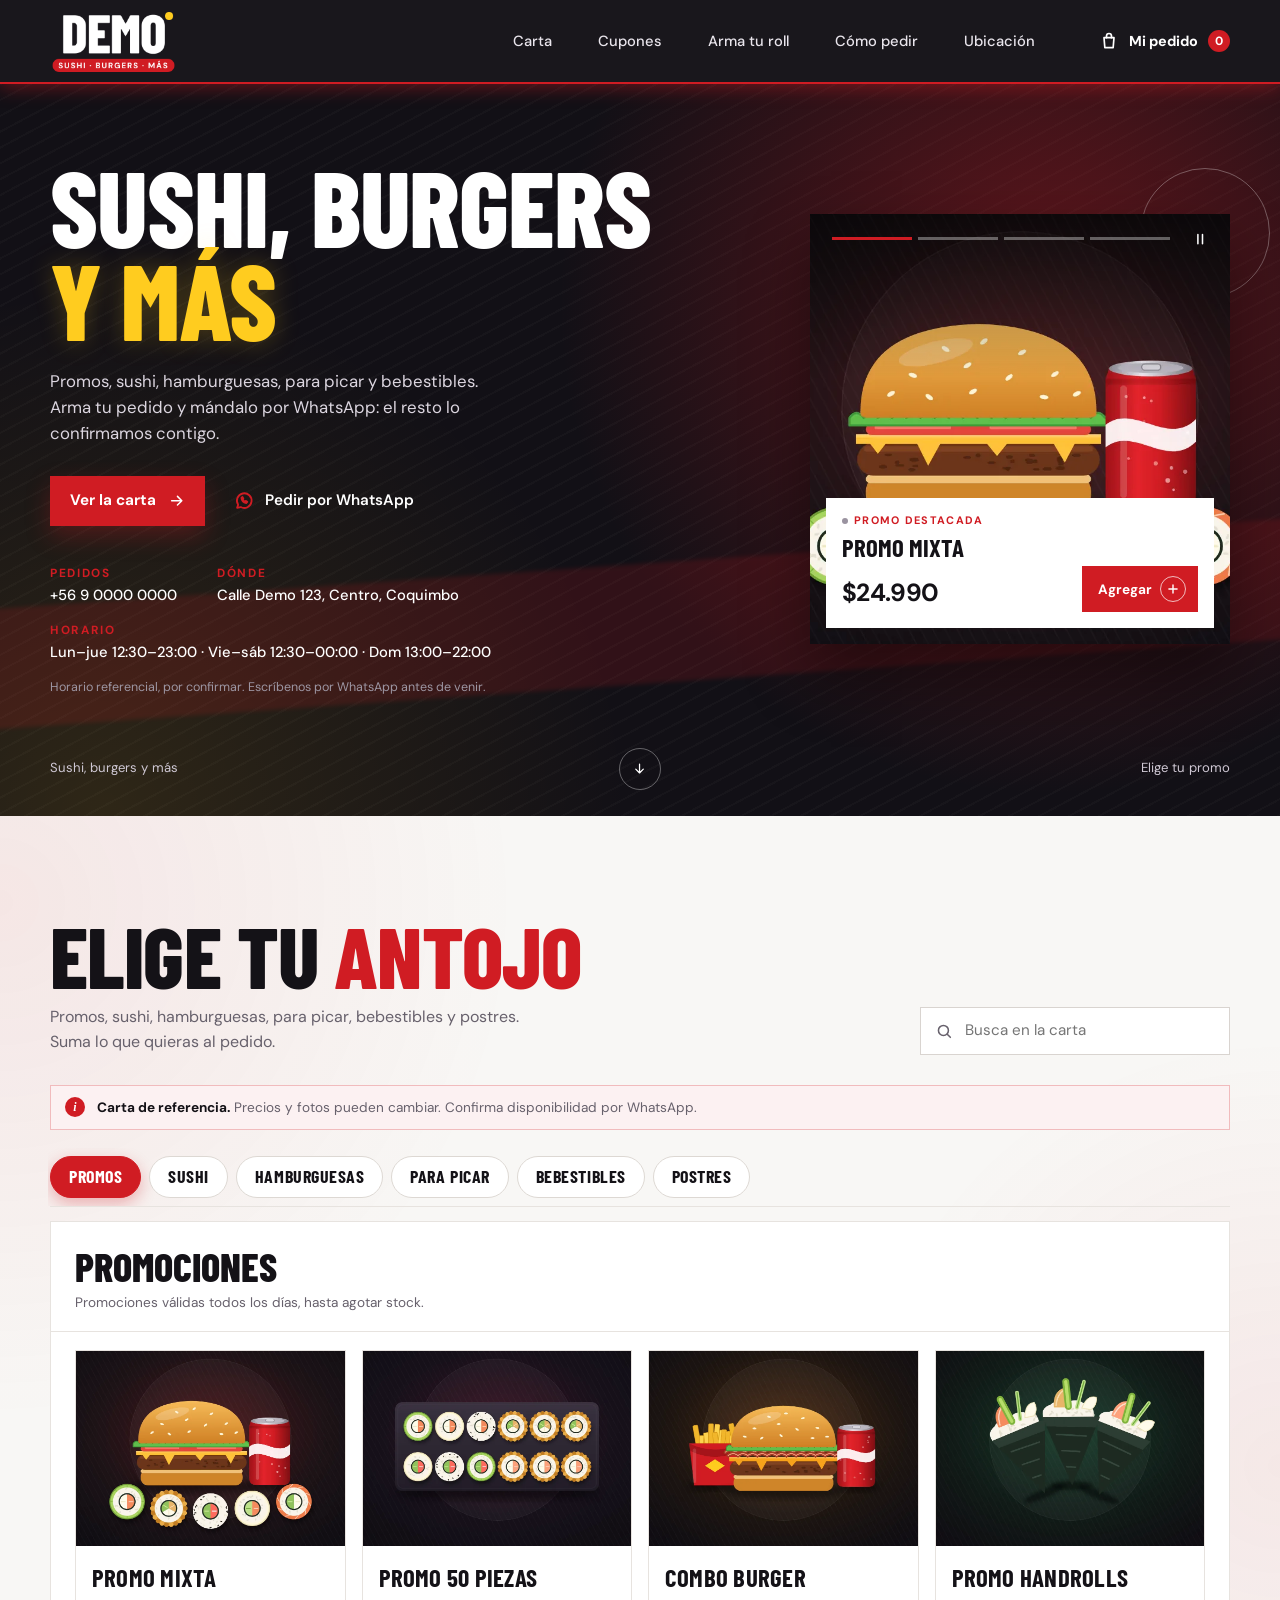
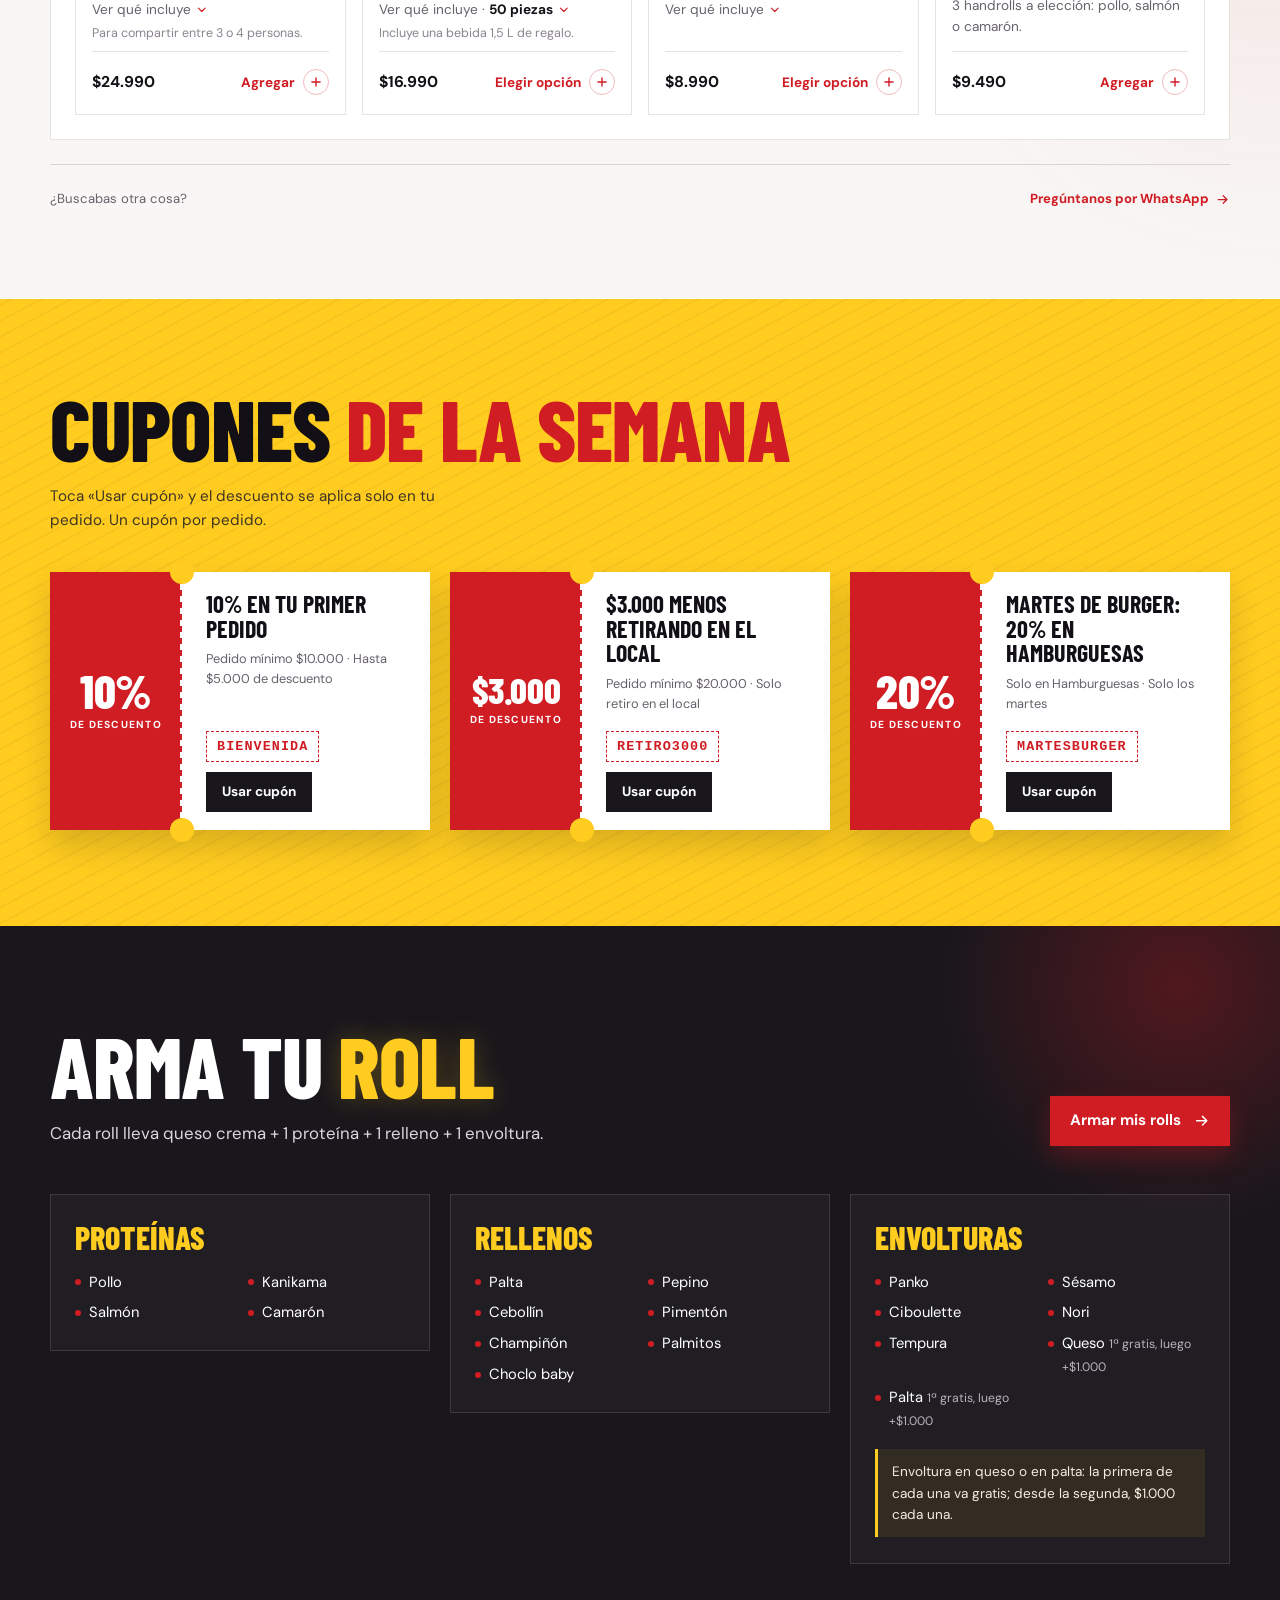
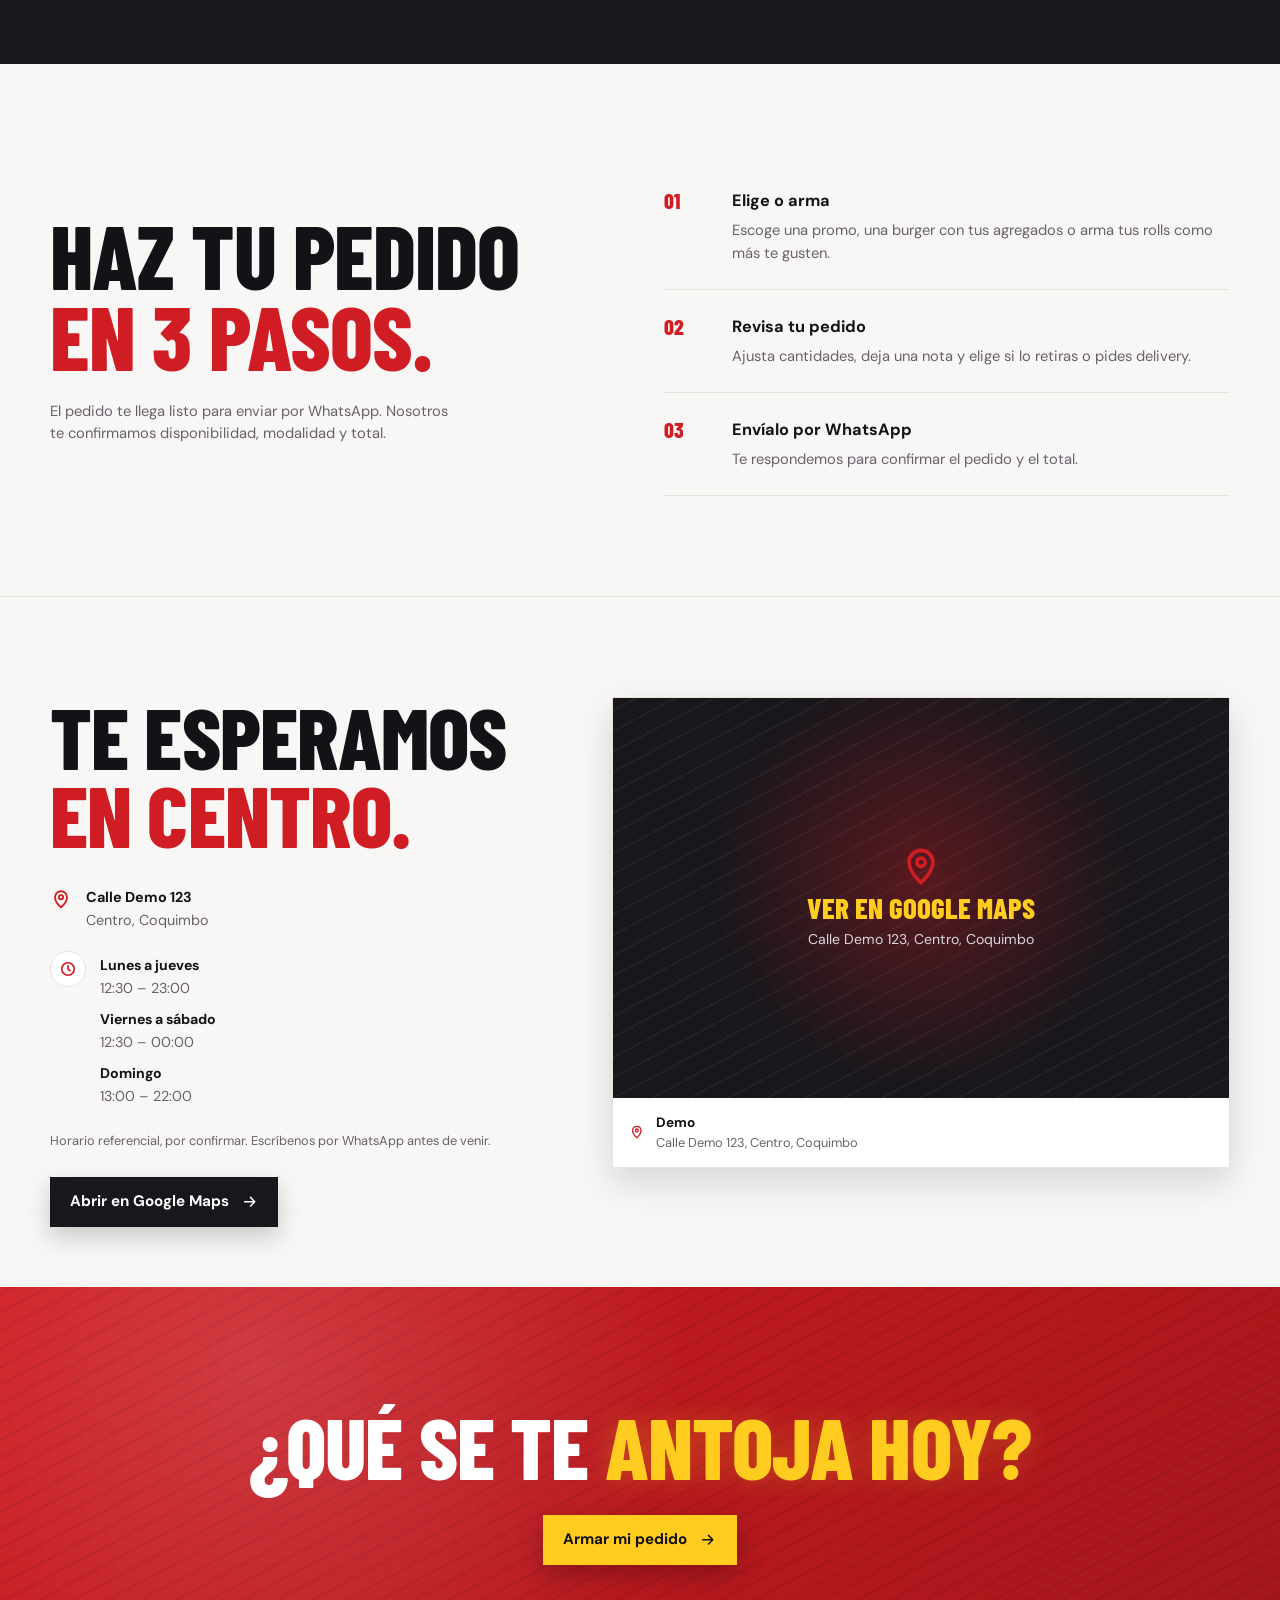
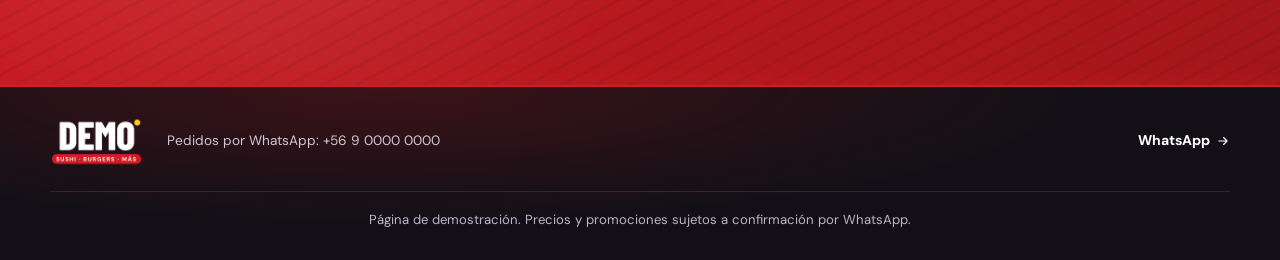
<file: index.html>
<!doctype html>
<html lang="es-CL">
<head>
<meta charset="utf-8">
<meta name="viewport" content="width=device-width, initial-scale=1, interactive-widget=resizes-content">
<title>Demo | Sushi, hamburguesas y más</title>
<meta name="description" content="Demo: promos, sushi, hamburguesas, para picar, bebestibles y postres. Arma tu pedido y envíalo por WhatsApp.">
<meta name="theme-color" content="#121014">
<meta property="og:type" content="website">
<meta property="og:title" content="Demo">
<meta property="og:description" content="Promos, sushi, hamburguesas y bebestibles. Pide por WhatsApp.">
<link rel="icon" href="favicon.ico" sizes="any">
<link rel="icon" type="image/png" sizes="192x192" href="img/icono-192.png">
<link rel="apple-touch-icon" href="img/icono-180.png">
<link rel="preconnect" href="https://fonts.googleapis.com">
<link rel="preconnect" href="https://fonts.gstatic.com" crossorigin>
<link rel="stylesheet" href="https://fonts.googleapis.com/css2?family=Barlow+Condensed:wght@700;800&family=DM+Sans:opsz,wght@9..40,400;9..40,500;9..40,600;9..40,700&display=swap">
<link rel="stylesheet" href="css/estilos.css">
<!-- Productos, precios, colores, horario y datos del local: se editan en carta.js -->
<script src="carta.js"></script>
<script src="js/tema.js"></script>
<script src="js/app.js" defer></script>
</head>
<body>
<a class="saltar" href="#carta">Saltar a la carta</a>

<header class="cabecera">
  <div class="contenedor cabecera-fila">
    <a class="marca" href="#inicio" aria-label="Demo, ir al inicio">
      <img class="marca-logo marca-logo--ancho" src="img/logo.png" width="400" height="240" alt="Demo">
    </a>
    <nav class="menu" aria-label="Secciones">
      <a href="#carta">Carta</a>
      <a href="#cupones" hidden>Cupones</a>
      <a href="#arma">Arma tu roll</a>
      <a href="#como-pedir">Cómo pedir</a>
      <a href="#ubicacion" data-si="direccion">Ubicación</a>
    </nav>
    <button class="boton-pedido" type="button" data-abrir-pedido aria-label="Mi pedido, 0 productos">
      <svg class="icono" viewBox="0 0 24 24" aria-hidden="true"><path d="M6 8h12l-1 12H7L6 8Z"/><path d="M9 8V6a3 3 0 0 1 6 0v2"/></svg>
      <span class="boton-pedido-texto">Mi pedido</span>
      <span class="contador" data-contador>0</span>
    </button>
  </div>
</header>

<main id="contenido">

  <section class="portada" id="inicio">
    <div class="portada-fondo" aria-hidden="true"></div>
    <div class="contenedor portada-grilla">
      <div class="portada-texto">
        <p class="estado" data-estado hidden></p>
        <h1 class="portada-titulo"><span data-texto="portada.titulo">Sushi, burgers</span> <span class="brillo" data-texto="portada.destacado">y más</span></h1>
        <p class="portada-bajada" data-texto="portada.bajada">Promos, sushi, hamburguesas, para picar y bebestibles. Arma tu pedido y mándalo por WhatsApp: el resto lo confirmamos contigo.</p>
        <div class="portada-acciones">
          <a class="boton" href="#carta">Ver la carta <svg class="icono" viewBox="0 0 24 24" aria-hidden="true"><path d="M5 12h14M13 6l6 6-6 6"/></svg></a>
          <a class="enlace-wsp" data-wsp href="https://wa.me/56900000000" target="_blank" rel="noopener">
            <svg class="icono" viewBox="0 0 24 24" aria-hidden="true"><path d="M4.5 19.5 5.6 16A8 8 0 1 1 8.4 18.6Z"/><path d="M9.2 8.6c.3 2.7 2.4 5 5.2 5.6l1.2-1.3-1.8-1-1 .7c-.9-.5-1.7-1.3-2.2-2.2l.7-1-1-1.8Z"/></svg>
            Pedir por WhatsApp
          </a>
        </div>
        <dl class="portada-datos">
          <div><dt>Pedidos</dt><dd data-dato="whatsapp">+56 9 0000 0000</dd></div>
          <div data-si="direccion" hidden><dt>Dónde</dt><dd data-dato="direccion-ciudad"></dd></div>
          <div data-si="horario" hidden><dt>Horario</dt><dd data-dato="horario"></dd></div>
        </dl>
        <p class="portada-nota" data-si="horario" data-dato="nota-horario" hidden></p>
      </div>
      <div class="destacados" data-destacados></div>
    </div>
    <div class="contenedor portada-pie">
      <span data-dato="lema">Sushi, burgers y más</span>
      <a class="bajar" href="#carta" aria-label="Bajar a la carta"><svg class="icono" viewBox="0 0 24 24" aria-hidden="true"><path d="M12 5v14M6 13l6 6 6-6"/></svg></a>
      <span class="portada-pie-der">Elige tu promo</span>
    </div>
  </section>

  <section class="carta" id="carta" aria-labelledby="carta-titulo">
    <div class="contenedor">
      <div class="carta-cabeza">
        <div>
          <h2 class="titulo-grande" id="carta-titulo"><span data-texto="carta.titulo">Elige tu</span> <span class="acento" data-texto="carta.destacado">antojo</span></h2>
          <p class="carta-bajada" data-texto="carta.bajada">Promos, sushi, hamburguesas, para picar, bebestibles y postres. Suma lo que quieras al pedido.</p>
        </div>
        <label class="buscador">
          <svg class="icono" viewBox="0 0 24 24" aria-hidden="true"><circle cx="11" cy="11" r="6.5"/><path d="m16 16 4 4"/></svg>
          <span class="oculto">Buscar en la carta</span>
          <input type="search" data-buscar placeholder="Busca en la carta" autocomplete="off" enterkeyhint="search">
        </label>
      </div>
      <p class="aviso-carta" data-aviso-carta><span class="aviso-i" aria-hidden="true">i</span><span><b>Carta de referencia.</b> Precios y fotos pueden cambiar. Confirma disponibilidad por WhatsApp.</span></p>
    </div>
    <nav class="secciones" aria-label="Secciones de la carta">
      <div class="contenedor"><div class="pildoras pildoras--grandes" data-secciones></div></div>
    </nav>
    <div class="contenedor">
      <div class="pildoras pildoras--chicas" data-categorias></div>
      <div class="carta-lista" data-lista aria-live="polite">
        <p class="sin-js">Cargando la carta…</p>
      </div>
      <p class="carta-otra">
        <span>¿Buscabas otra cosa?</span>
        <a data-wsp href="https://wa.me/56900000000" target="_blank" rel="noopener">Pregúntanos por WhatsApp <svg class="icono" viewBox="0 0 24 24" aria-hidden="true"><path d="M5 12h14M13 6l6 6-6 6"/></svg></a>
      </p>
    </div>
  </section>

  <section class="cupones" id="cupones" aria-labelledby="cupones-titulo" hidden>
    <div class="contenedor">
      <div class="cupones-cabeza">
        <h2 class="titulo-grande" id="cupones-titulo"><span data-texto="cupones.titulo">Cupones</span> <span class="acento" data-texto="cupones.destacado">de la semana</span></h2>
        <p class="cupones-bajada" data-texto="cupones.bajada">Toca «Usar cupón» y el descuento se aplica solo en tu pedido. Un cupón por pedido.</p>
      </div>
      <ul class="cupones-lista" data-cupones></ul>
    </div>
  </section>

  <section class="arma" id="arma" aria-labelledby="arma-titulo">
    <div class="contenedor">
      <div class="arma-cabeza">
        <div>
          <h2 class="titulo-grande titulo-grande--claro" id="arma-titulo"><span data-texto="arma.titulo">Arma tu</span> <span class="brillo" data-texto="arma.destacado">roll</span></h2>
          <p class="arma-bajada" data-armado-ayuda></p>
        </div>
        <a class="boton" href="#carta" data-armado-ir>Armar mis rolls <svg class="icono" viewBox="0 0 24 24" aria-hidden="true"><path d="M5 12h14M13 6l6 6-6 6"/></svg></a>
      </div>
      <div class="arma-grilla" data-armado-info></div>
    </div>
  </section>

  <section class="pasos" id="como-pedir" aria-labelledby="pasos-titulo">
    <div class="contenedor pasos-grilla">
      <div>
        <h2 class="titulo-grande" id="pasos-titulo"><span data-texto="pasos.titulo">Haz tu pedido</span> <span class="acento" data-texto="pasos.destacado">en 3 pasos.</span></h2>
        <p class="pasos-bajada" data-texto="pasos.bajada">El pedido te llega listo para enviar por WhatsApp. Nosotros te confirmamos disponibilidad, modalidad y total.</p>
      </div>
      <ol class="pasos-lista">
        <li><span class="pasos-num">01</span><div><h3 data-texto="pasos.lista.0.titulo">Elige o arma</h3><p data-texto="pasos.lista.0.texto">Escoge una promo, una burger con tus agregados o arma tus rolls como más te gusten.</p></div></li>
        <li><span class="pasos-num">02</span><div><h3 data-texto="pasos.lista.1.titulo">Revisa tu pedido</h3><p data-texto="pasos.lista.1.texto">Ajusta cantidades, deja una nota y elige si lo retiras o pides delivery.</p></div></li>
        <li><span class="pasos-num">03</span><div><h3 data-texto="pasos.lista.2.titulo">Envíalo por WhatsApp</h3><p data-texto="pasos.lista.2.texto">Te respondemos para confirmar el pedido y el total.</p></div></li>
      </ol>
    </div>
  </section>

  <section class="ubicacion" id="ubicacion" aria-labelledby="ubicacion-titulo" data-si="direccion" hidden>
    <div class="contenedor ubicacion-grilla">
      <div>
        <h2 class="titulo-grande" id="ubicacion-titulo"><span data-texto="ubicacion.titulo">Te esperamos</span> <span class="acento">en <span data-dato="sector">Centro</span>.</span></h2>
        <ul class="datos-local">
          <li>
            <svg class="icono icono--acento" viewBox="0 0 24 24" aria-hidden="true"><path d="M12 21s-6.5-5.6-6.5-11a6.5 6.5 0 0 1 13 0c0 5.4-6.5 11-6.5 11Z"/><circle cx="12" cy="10" r="2.3"/></svg>
            <div><b data-dato="direccion"></b><span><span data-dato="sector-ciudad"></span><span data-si="region">, <span data-dato="region"></span></span></span></div>
          </li>
          <li data-si="horario">
            <svg class="icono icono--acento icono--circulo" viewBox="0 0 24 24" aria-hidden="true"><circle cx="12" cy="12" r="7.5"/><path d="M12 8v4l2.5 2"/></svg>
            <div data-horario-largo></div>
          </li>
        </ul>
        <p class="nota-chica" data-si="horario" data-dato="nota-horario"></p>
        <a class="boton boton--oscuro" data-mapa data-si="mapa" href="#" target="_blank" rel="noopener">Abrir en Google Maps <svg class="icono" viewBox="0 0 24 24" aria-hidden="true"><path d="M5 12h14M13 6l6 6-6 6"/></svg></a>
      </div>
      <figure class="mapa">
        <div class="mapa-marco">
          <a class="mapa-enlace" data-mapa href="#" target="_blank" rel="noopener">
            <svg class="icono" viewBox="0 0 24 24" aria-hidden="true"><path d="M12 21s-6.5-5.6-6.5-11a6.5 6.5 0 0 1 13 0c0 5.4-6.5 11-6.5 11Z"/><circle cx="12" cy="10" r="2.3"/></svg>
            <b>Ver en Google Maps</b>
            <span data-dato="direccion-ciudad"></span>
          </a>
          <iframe data-mapa-embed title="Mapa del local" loading="lazy" referrerpolicy="no-referrer-when-downgrade"></iframe>
        </div>
        <figcaption>
          <svg class="icono icono--acento" viewBox="0 0 24 24" aria-hidden="true"><path d="M12 21s-6.5-5.6-6.5-11a6.5 6.5 0 0 1 13 0c0 5.4-6.5 11-6.5 11Z"/><circle cx="12" cy="10" r="2.3"/></svg>
          <span><b data-dato="nombre">Demo</b><small data-dato="direccion-ciudad"></small></span>
        </figcaption>
      </figure>
    </div>
  </section>

  <section class="antojo" aria-labelledby="antojo-titulo">
    <div class="antojo-fondo" aria-hidden="true"></div>
    <div class="contenedor antojo-centro">
      <h2 class="titulo-grande titulo-grande--claro" id="antojo-titulo"><span data-texto="antojo.titulo">¿Qué se te</span> <span class="brillo" data-texto="antojo.destacado">antoja hoy?</span></h2>
      <a class="boton boton--claro" href="#carta">Armar mi pedido <svg class="icono" viewBox="0 0 24 24" aria-hidden="true"><path d="M5 12h14M13 6l6 6-6 6"/></svg></a>
    </div>
  </section>

</main>

<footer class="pie">
  <div class="contenedor">
    <div class="pie-fila">
      <div class="pie-marca">
        <img class="marca-logo marca-logo--ancho" src="img/logo.png" width="400" height="240" alt="Demo">
        <span class="pie-lema">Pedidos por WhatsApp: <span data-dato="whatsapp">+56 9 0000 0000</span></span>
      </div>
      <nav class="pie-enlaces" aria-label="Redes">
        <a data-facebook data-si="facebook" hidden href="#" target="_blank" rel="noopener">Facebook <svg class="icono" viewBox="0 0 24 24" aria-hidden="true"><path d="M5 12h14M13 6l6 6-6 6"/></svg></a>
        <a data-instagram data-si="instagram" hidden href="#" target="_blank" rel="noopener">Instagram <svg class="icono" viewBox="0 0 24 24" aria-hidden="true"><path d="M5 12h14M13 6l6 6-6 6"/></svg></a>
        <a data-wsp href="https://wa.me/56900000000" target="_blank" rel="noopener">WhatsApp <svg class="icono" viewBox="0 0 24 24" aria-hidden="true"><path d="M5 12h14M13 6l6 6-6 6"/></svg></a>
      </nav>
    </div>
    <p class="pie-nota" data-texto="pie.nota">Página de demostración. Precios y promociones sujetos a confirmación por WhatsApp.</p>
  </div>
</footer>

<button class="barra-pedido" type="button" data-abrir-pedido data-barra hidden>
  <span class="barra-cuenta" data-contador>0</span>
  <span>Ver mi pedido</span>
  <b data-barra-total>$0</b>
</button>

<div class="aviso-agregado" data-aviso role="status" aria-live="polite"></div>

<dialog class="ficha" data-ficha aria-labelledby="ficha-titulo">
  <div class="ficha-caja">
    <button class="cerrar" type="button" data-cerrar aria-label="Cerrar">
      <svg class="icono" viewBox="0 0 24 24" aria-hidden="true"><path d="M6 6l12 12M18 6 6 18"/></svg>
    </button>
    <div class="ficha-cuerpo" data-ficha-cuerpo></div>
    <div class="ficha-pie">
      <button class="boton boton--grande" type="button" data-confirmar></button>
      <p class="nota-chica">Precio referencial. Te confirmamos disponibilidad y detalles por WhatsApp.</p>
    </div>
  </div>
</dialog>

<dialog class="pedido" data-pedido aria-labelledby="pedido-titulo">
  <div class="pedido-caja">
    <header class="pedido-cab">
      <h2 id="pedido-titulo">Mi pedido <span class="pedido-cuenta" data-pedido-cuenta></span></h2>
      <button class="cerrar" type="button" data-cerrar aria-label="Cerrar pedido">
        <svg class="icono" viewBox="0 0 24 24" aria-hidden="true"><path d="M6 6l12 12M18 6 6 18"/></svg>
      </button>
    </header>
    <div class="pedido-cuerpo" data-pedido-cuerpo></div>
    <div class="pedido-pie" data-pedido-pie></div>
  </div>
</dialog>
</body>
</html>
</file>
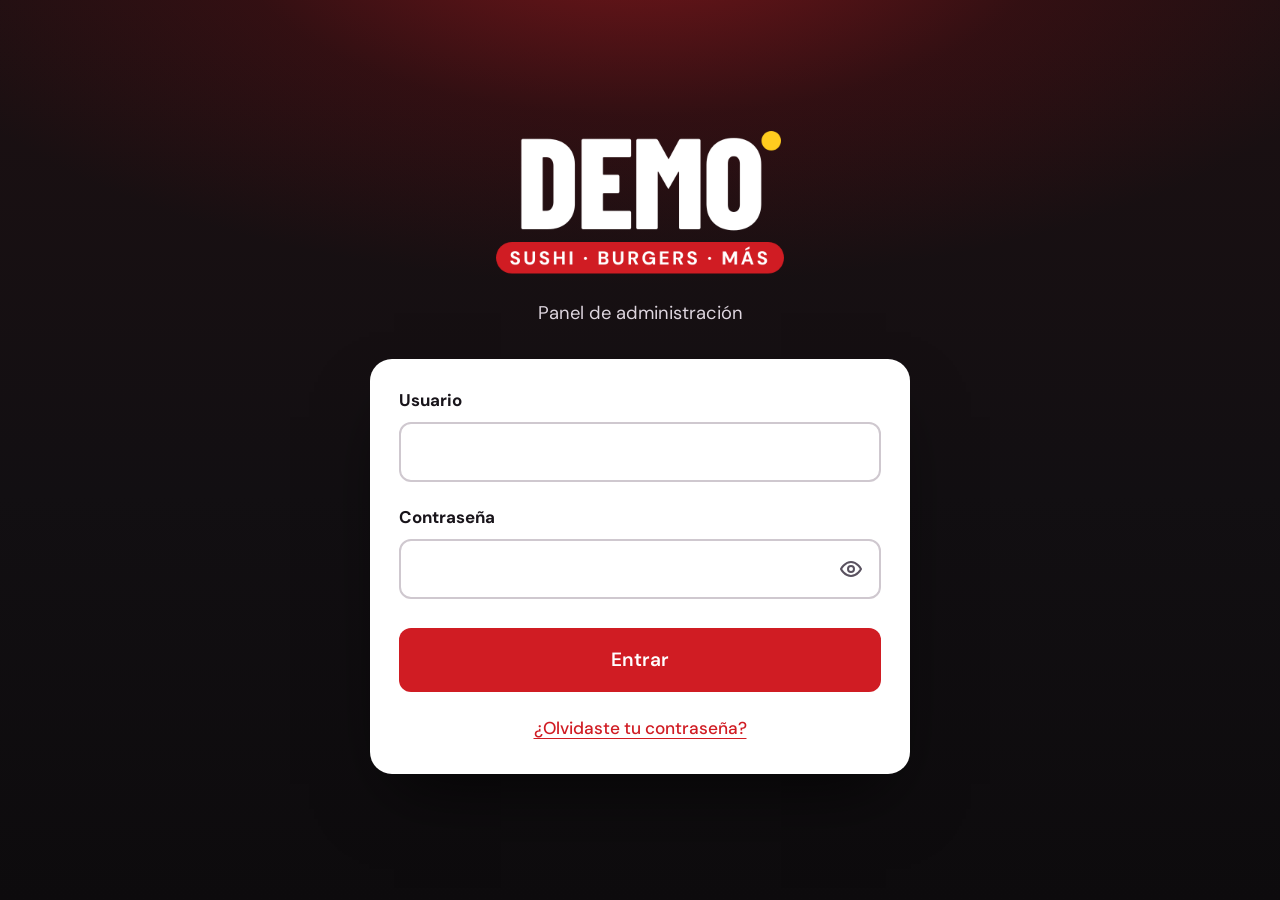
<file: admin.html>
<!doctype html>
<html lang="es-CL">
<head>
<meta charset="utf-8">
<meta name="viewport" content="width=device-width, initial-scale=1, viewport-fit=cover">
<meta name="robots" content="noindex, nofollow">
<meta name="theme-color" content="#121014">
<meta name="color-scheme" content="dark">
<title>Panel de Demo</title>
<link rel="icon" href="favicon.ico" sizes="any">
<link rel="preconnect" href="https://fonts.googleapis.com">
<link rel="preconnect" href="https://fonts.gstatic.com" crossorigin>
<link href="https://fonts.googleapis.com/css2?family=Barlow+Condensed:wght@700;800&family=DM+Sans:opsz,wght@9..40,400;9..40,500;9..40,600;9..40,700&display=swap" rel="stylesheet">
<style>
:root{
  color-scheme:dark;
  --bg:#121014;
  --bg-deep:#0a090b;
  --card:#1d1a20;
  --card-2:#171519;
  --field:#0e0d10;
  --line:rgba(255,255,255,.1);
  --line-2:rgba(255,255,255,.18);
  --text:#f1edf2;
  --muted:#b3acb7;
  --red:#d01c23;
  --red-hi:#e3242b;
  --red-soft:#ff8a84;
  --yellow:#ffcc1f;
  --danger:#ff8a7a;
  --ok:#3ccf72;
  --top:64px;
  --drawer-w:480px;
  --display:"Barlow Condensed","Arial Narrow",system-ui,sans-serif;
  --body:"DM Sans",system-ui,-apple-system,"Segoe UI",sans-serif;
}
*,*::before,*::after{box-sizing:border-box}
html{background:var(--bg);-webkit-text-size-adjust:100%}
body{margin:0;font-family:var(--body);font-size:1rem;line-height:1.5;color:var(--text);background:var(--bg);-webkit-font-smoothing:antialiased}
button,input,textarea,select{font:inherit;color:inherit}
:focus-visible{outline:3px solid var(--yellow);outline-offset:2px}
[hidden]{display:none!important}
.vh{position:absolute;width:1px;height:1px;opacity:0;overflow:hidden;pointer-events:none}
a{color:var(--red-soft)}

/* Botones */
.btn{display:inline-flex;align-items:center;justify-content:center;gap:.5rem;min-height:44px;padding:.6rem 1.05rem;border-radius:999px;border:1.5px solid var(--line-2);
  background:transparent;font-weight:700;cursor:pointer;text-decoration:none;color:var(--text);white-space:nowrap;-webkit-tap-highlight-color:transparent}
.btn:hover{border-color:rgba(255,255,255,.4)}
.btn:disabled{opacity:.55;cursor:default}
.btn.primary{background:var(--red);border-color:var(--red);color:#fff}
.btn.primary:hover{background:var(--red-hi);border-color:var(--red-hi)}
.btn.small{min-height:38px;padding:.4rem .85rem;font-size:.92rem}
.btn[aria-pressed="true"]{background:rgba(255,204,31,.12);border-color:var(--yellow);color:#fff}
.btn svg{width:18px;height:18px;flex:none;fill:none;stroke:currentColor;stroke-width:2.2;stroke-linecap:round;stroke-linejoin:round}

/* ============ Ingreso ============ */
.login{min-height:100vh;min-height:100dvh;display:grid;place-items:center;padding:3rem 1rem 4rem;
  background:
    radial-gradient(85% 55% at 50% -8%,rgba(208,28,35,.5) 0%,rgba(120,14,20,.25) 38%,transparent 72%),
    linear-gradient(180deg,#1c1012 0%,#120f12 55%,#0d0b0d 100%)}
.login-box{width:min(540px,100%);text-align:center}
.login-logo{display:block;width:min(300px,80%);height:auto;margin:0 auto .6rem}
.login-sub{margin:.2rem 0 2rem;color:#ddd5de;font-size:1.15rem}
.login-card{text-align:left;padding:1.8rem 1.8rem 1.9rem;border-radius:22px;background:#fff;color:#18141a;box-shadow:0 34px 70px -24px rgba(0,0,0,.7)}
.login-card :focus-visible{outline-color:var(--red)}
.lf{display:block;margin:0 0 .55rem;font-weight:700;font-size:1.06rem}
.lin{display:block;width:100%;height:60px;padding:0 1rem;border-radius:12px;border:2px solid #cfc8cf;background:#fff;color:#18141a;font-size:17px;transition:border-color .15s,box-shadow .15s}
.lin:focus{outline:none;border-color:var(--red);box-shadow:0 0 0 4px rgba(208,28,35,.18)}
.pass{position:relative;margin-top:.55rem}
.pass .lin{padding-right:3.75rem}
.eye{position:absolute;top:50%;right:6px;display:grid;place-items:center;width:48px;height:48px;transform:translateY(-50%);border:0;border-radius:10px;background:none;color:#5a5260;cursor:pointer}
.eye:hover{background:#f3eef3}
.eye svg{width:24px;height:24px;fill:none;stroke:currentColor;stroke-width:2;stroke-linecap:round;stroke-linejoin:round}
.lgap{height:1.4rem}
.lbtn{display:block;width:100%;height:64px;margin-top:1.8rem;border:0;border-radius:12px;background:var(--red);color:#fff;font:600 1.2rem/1 var(--body);cursor:pointer;transition:background-color .15s,transform .1s}
.lbtn:hover{background:var(--red-hi)}
.lbtn:active{transform:translateY(1px)}
.lbtn:disabled{opacity:.7;cursor:default}
.login .msg{margin:1rem 0 0;color:#b3261e;font-weight:600;text-align:center}
.login .msg:empty{display:none}
.forgot{display:block;margin:1.35rem auto 0;padding:.25rem;border:0;background:none;color:var(--red);font:500 1.08rem/1.3 var(--body);text-decoration:underline;text-underline-offset:4px;cursor:pointer}
.forgot-help{margin:1rem 0 0;padding:1rem 1.1rem;border-radius:12px;background:#fbf0f0;color:#3d2f33;font-size:.96rem;line-height:1.55}
.forgot-help b{color:#18141a}
@media (max-width:480px){
  .login{padding-top:2rem}
  .login-card{padding:1.4rem 1.25rem 1.5rem;border-radius:18px}
}

/* ============ Editor ============ */
.studio{position:fixed;inset:0;display:grid;grid-template-columns:auto auto minmax(0,1fr) auto;grid-template-rows:var(--top) auto minmax(0,1fr);
  grid-template-areas:"brand mid actions side" "hint hint hint hint" "stage stage stage stage";background:var(--bg)}
.tb-brand{grid-area:brand;display:flex;align-items:center;gap:.7rem;padding:0 1rem}
.tb-brand img{height:46px;width:auto;flex:none}
.tb-brand small{display:block;color:var(--muted);font-size:.84rem;white-space:nowrap}
.tb-mid{grid-area:mid;display:flex;align-items:center;padding-left:.75rem}
.seg{display:inline-flex;padding:3px;border-radius:999px;border:1px solid var(--line);background:var(--card-2)}
.seg button{display:inline-flex;align-items:center;gap:.4rem;min-height:36px;padding:.3rem .8rem;border:0;border-radius:999px;background:none;color:var(--muted);font-weight:600;font-size:.88rem;cursor:pointer}
.seg button[aria-pressed="true"]{background:var(--red);color:#fff}
.seg svg{width:17px;height:17px;fill:none;stroke:currentColor;stroke-width:2;stroke-linecap:round;stroke-linejoin:round}
.tb-actions{grid-area:actions;display:flex;align-items:center;justify-content:flex-end;gap:.5rem;min-width:0;padding:0 .5rem 0 1rem}
.tb-actions .btn{flex:none}
.tb-side{grid-area:side;display:flex;align-items:center;gap:.4rem;padding:0 1rem 0 .25rem}
.status{display:flex;flex:0 1 auto;align-items:center;gap:.5rem;margin-right:.35rem;font-size:.9rem;color:var(--muted);min-width:0}
.status i{width:9px;height:9px;border-radius:50%;background:var(--muted);flex:none}
.status.dirty i{background:var(--yellow);box-shadow:0 0 8px rgba(255,204,31,.7)}
.status.ok i{background:var(--ok)}
.status span{overflow:hidden;text-overflow:ellipsis;white-space:nowrap}

.hint{grid-area:hint;display:flex;align-items:center;gap:.8rem;padding:.6rem 1rem;background:#2a1416;border-block:1px solid rgba(255,138,132,.25);font-size:.94rem;color:#f3e3e4}
.hint > svg{width:22px;height:22px;flex:none;fill:none;stroke:var(--yellow);stroke-width:2;stroke-linecap:round;stroke-linejoin:round}
.hint p{flex:1;margin:0}
.hint b{color:#fff}
.hint mark{padding:.05rem .45rem;border-radius:999px;background:var(--yellow);color:#1b1405;font-weight:700;white-space:nowrap}

.stage{grid-area:stage;position:relative;display:flex;justify-content:center;min-height:0;background:var(--bg-deep);transition:padding-right .28s cubic-bezier(.2,.8,.2,1)}
.frame-wrap{position:relative;width:100%;height:100%;transition:width .3s,padding .3s}
.frame-wrap iframe{display:block;width:100%;height:100%;border:0;background:var(--bg)}
.studio.phone .frame-wrap{width:min(402px,100%);padding:18px 0}
.studio.phone .frame-wrap iframe{border-radius:30px;border:8px solid #2a252d;box-shadow:0 30px 60px -20px rgba(0,0,0,.8)}
.loading{position:absolute;inset:0;display:grid;place-items:center;color:var(--muted);font-weight:600;pointer-events:none}

/* Panel lateral con todas las opciones */
.drawer{position:fixed;z-index:30;top:var(--top);right:0;bottom:0;display:flex;flex-direction:column;width:min(var(--drawer-w),100%);background:var(--bg);
  border-left:1px solid var(--line-2);box-shadow:-24px 0 48px -24px rgba(0,0,0,.7);transform:translateX(102%);visibility:hidden;
  transition:transform .28s cubic-bezier(.2,.8,.2,1),visibility 0s .28s}
.drawer.open{transform:none;visibility:visible;transition:transform .28s cubic-bezier(.2,.8,.2,1)}
@media (min-width:1180px){.studio.drawer-open .stage{padding-right:var(--drawer-w)}}
.drawer-head{display:flex;align-items:center;gap:.6rem;padding:.75rem .9rem .75rem 1.1rem;border-bottom:1px solid var(--line)}
.drawer-head .t{flex:1;min-width:0}
.drawer-head h2{margin:0;font:800 1.6rem/1.05 var(--display);text-transform:uppercase;letter-spacing:.01em}
.drawer-head h2:focus{outline:none}
.drawer-head small{display:block;margin-top:2px;color:var(--muted);font-size:.86rem}
.back{display:inline-flex;align-items:center;gap:.3rem;margin:0 0 .35rem -.2rem;padding:.15rem .2rem;border:0;background:none;color:var(--red-soft);font-weight:600;font-size:.9rem;cursor:pointer}
.back svg{width:16px;height:16px;fill:none;stroke:currentColor;stroke-width:2.4;stroke-linecap:round;stroke-linejoin:round}
.drawer-body{flex:1;overflow-y:auto;overscroll-behavior:contain;padding:1rem 1rem 2.5rem}
.scrim{position:fixed;inset:0;z-index:29;background:rgba(5,3,6,.55)}
.drawer-foot{margin:1.5rem 0 0;text-align:center;font-weight:600}

/* Formularios del panel */
label.f,.f{display:grid;gap:.35rem;font-weight:600;font-size:.95rem;min-width:0}
.f small{font-weight:400;color:var(--muted)}
input.in,textarea.in,select.in{width:100%;min-height:46px;padding:.65rem .8rem;border-radius:10px;border:1.5px solid var(--line-2);background:var(--field);font-size:16px}
textarea.in{resize:vertical;line-height:1.45}
input.in[type="color"]{padding:4px;cursor:pointer}
input.in:focus,textarea.in:focus,select.in:focus{border-color:var(--red-soft);outline:none;box-shadow:0 0 0 3px rgba(255,138,132,.18)}
.dos{display:grid;grid-template-columns:repeat(2,minmax(0,1fr));gap:.75rem}
.check{display:flex;align-items:center;gap:.6rem;min-height:40px;font-weight:600;font-size:.95rem;cursor:pointer}
.check input{width:20px;height:20px;accent-color:var(--red);flex:none}
.checks{display:flex;flex-wrap:wrap;gap:.25rem 1.2rem}
.group{background:var(--card);border:1px solid var(--line);border-radius:16px;margin-bottom:.75rem;overflow:hidden}
.group > summary{list-style:none;display:flex;align-items:center;gap:.9rem;padding:.95rem 1rem;cursor:pointer;-webkit-tap-highlight-color:transparent}
.group > summary::-webkit-details-marker{display:none}
.group > summary .t{display:grid;flex:1}
.group > summary strong{font-size:1.05rem}
.group > summary small{color:var(--muted)}
.group > summary .chev{width:20px;height:20px;flex:none;fill:none;stroke:var(--muted);stroke-width:2.2;stroke-linecap:round;stroke-linejoin:round;transition:transform .2s}
.group[open] > summary .chev{transform:rotate(180deg)}
.gi{display:grid;place-items:center;width:38px;height:38px;flex:none;border-radius:10px;background:var(--card-2);color:var(--yellow)}
.gi svg{width:20px;height:20px;fill:none;stroke:currentColor;stroke-width:2;stroke-linecap:round;stroke-linejoin:round}
.gbody{display:grid;gap:1rem;padding:.25rem 1rem 1.2rem;border-top:1px solid var(--line)}
.gbody > .note{margin:.75rem 0 0;color:var(--muted);font-size:.93rem}
.fgroup > .gbody{padding:0;border:0}
.fgroup > .gbody > .note:first-child{margin-top:0}
.fgroup h3{display:flex;align-items:center;gap:.7rem;margin:0 0 .9rem;font-size:1.05rem}
.fgroup + .fgroup{margin-top:1.6rem;padding-top:1.4rem;border-top:1px solid var(--line)}
.item{display:grid;gap:.85rem;padding:1rem;border-radius:12px;background:var(--card-2);border:1px solid var(--line);min-width:0}
.fgroup .item{background:var(--card)}
.item .item{background:var(--card)}
.fgroup .item .item{background:var(--card-2)}
.item.resaltado{border-color:var(--yellow);box-shadow:0 0 0 3px rgba(255,204,31,.25)}
.item-head{display:flex;align-items:center;justify-content:space-between;gap:.5rem;min-width:0}
.item-head strong{font-size:.98rem;overflow:hidden;text-overflow:ellipsis;white-space:nowrap}
.item-head .tag{font-size:.8rem;font-weight:700;color:var(--yellow);letter-spacing:.04em;text-transform:uppercase}
.tools{display:flex;gap:.35rem;flex:none}
.mini{display:grid;place-items:center;width:40px;height:40px;border-radius:10px;border:1px solid var(--line-2);background:transparent;cursor:pointer;color:var(--text)}
.mini:disabled{opacity:.3;cursor:default}
.mini svg{width:18px;height:18px;fill:none;stroke:currentColor;stroke-width:2.2;stroke-linecap:round;stroke-linejoin:round}
.mini.del{color:var(--danger)}
.adds{display:flex;flex-wrap:wrap;gap:.6rem}
.add{display:inline-flex;align-items:center;gap:.45rem;min-height:44px;padding:.55rem 1rem;border-radius:999px;border:1.5px dashed var(--line-2);
  background:transparent;color:var(--text);font-weight:700;cursor:pointer;position:relative}
.add:hover{border-color:var(--red-soft)}
.add svg{width:18px;height:18px;fill:none;stroke:var(--yellow);stroke-width:2.4;stroke-linecap:round}
.one-photo{display:grid;gap:.6rem;max-width:320px}
.one-photo img{display:block;width:100%;aspect-ratio:1000/725;object-fit:cover;border-radius:10px;background:var(--field)}
.one-photo img.missing{object-fit:contain;padding:1rem;opacity:.35}
.empty{margin:0;padding:1rem;border-radius:10px;border:1.5px dashed var(--line-2);color:var(--muted);text-align:center;font-size:.93rem}
.row{display:flex;flex-wrap:wrap;gap:.5rem}
.opcion{display:grid;grid-template-columns:minmax(0,1fr) 7.5rem;gap:.5rem;align-items:end;padding:.75rem;border-radius:10px;border:1px solid var(--line);background:var(--card-2)}
.opcion .checks{grid-column:1 / -1}
.opcion .tools{grid-column:1 / -1;justify-content:flex-end}
.dia{display:grid;grid-template-columns:6.5rem minmax(0,1fr);align-items:center;gap:.6rem}
.dia span{font-weight:600}
.fecha{display:flex;gap:.5rem;align-items:center}
.fecha input{flex:1}
.cat-title{margin:.5rem 0 0;font:800 1.35rem/1 var(--display);text-transform:uppercase;letter-spacing:.02em;color:var(--yellow)}

/* Celular: acciones abajo, al alcance del pulgar; el panel sube desde abajo */
@media (max-width:860px){
  :root{--top:60px}
  .studio{grid-template-columns:minmax(0,1fr) auto;grid-template-rows:var(--top) auto minmax(0,1fr) auto;
    grid-template-areas:"brand side" "hint hint" "stage stage" "actions actions"}
  .tb-mid{display:none}
  .tb-brand img{height:40px}
  .tb-side{padding-right:.75rem}
  .tb-actions{display:grid;grid-template-columns:auto 1fr 1fr;gap:.5rem;padding:.6rem .75rem calc(.6rem + env(safe-area-inset-bottom));border-top:1px solid var(--line);background:var(--bg)}
  .tb-actions .status{grid-column:1 / -1;margin:0}
  .tb-actions .btn{width:100%}
  .hint{font-size:.88rem;padding:.55rem .75rem}
  .drawer{top:auto;left:0;width:100%;height:88vh;height:88dvh;border-left:0;border-top:1px solid var(--line-2);border-radius:20px 20px 0 0;transform:translateY(102%)}
  .drawer::before{content:"";position:absolute;top:7px;left:50%;width:44px;height:5px;margin-left:-22px;border-radius:3px;background:var(--line-2)}
  .drawer-head{padding-top:1.1rem}
}
@media (max-width:420px){.dos{grid-template-columns:1fr}}
@media (min-width:861px){.scrim{display:none}}
.lbl-short{display:none}
@media (max-width:1279px){.seg-l{position:absolute;width:1px;height:1px;overflow:hidden;clip:rect(0 0 0 0);white-space:nowrap}.seg button{padding-inline:.65rem}}
@media (max-width:1180px){.lbl-long{display:none}.lbl-short{display:inline}#client-lbl{position:absolute;width:1px;height:1px;overflow:hidden;clip:rect(0 0 0 0);white-space:nowrap}}
@media (min-width:861px) and (max-width:1023px){.tb-brand small{display:none}}

/* Aviso */
.toast{position:fixed;left:50%;bottom:calc(1.5rem + env(safe-area-inset-bottom));transform:translate(-50%,20px);z-index:50;width:min(560px,100% - 2rem);
  padding:.85rem 1rem;border-radius:12px;background:#2b2530;border:1px solid var(--line-2);box-shadow:0 12px 30px -10px rgba(0,0,0,.6);
  font-weight:600;opacity:0;pointer-events:none;transition:opacity .2s,transform .2s}
.toast.show{opacity:1;transform:translate(-50%,0)}
.toast.err{background:#4a1f24;border-color:rgba(255,138,122,.4)}
@media (max-width:860px){.toast{bottom:calc(8.5rem + env(safe-area-inset-bottom))}}
@media (prefers-reduced-motion:reduce){*{transition:none!important}}
</style>
</head>
<body>

<!-- ============ Ingreso ============ -->
<main class="login" id="login">
  <div class="login-box">
    <img class="login-logo" id="logo" src="img/logo.png" width="400" height="240" alt="Demo">
    <p class="login-sub">Panel de administración</p>

    <form class="login-card" id="login-form" autocomplete="on">
      <label class="lf" for="user">Usuario</label>
      <input class="lin" id="user" name="username" autocomplete="username" autocapitalize="off" autocorrect="off" spellcheck="false" required>
      <div class="lgap"></div>
      <label class="lf" for="pass">Contraseña</label>
      <div class="pass">
        <input class="lin" id="pass" name="password" type="password" autocomplete="current-password" required>
        <button class="eye" id="eye" type="button" aria-label="Mostrar contraseña" aria-pressed="false">
          <svg viewBox="0 0 24 24" aria-hidden="true"><path class="eye-open" d="M2 12s3.6-7 10-7 10 7 10 7-3.6 7-10 7S2 12 2 12Z"/><circle class="eye-open" cx="12" cy="12" r="3"/><path class="eye-shut" d="M3 3l18 18M10.6 5.1A9.9 9.9 0 0 1 12 5c6.4 0 10 7 10 7a17.6 17.6 0 0 1-3.2 4M6.6 6.6C3.7 8.4 2 12 2 12s3.6 7 10 7c1.9 0 3.5-.6 4.9-1.4M9.9 9.9a3 3 0 0 0 4.2 4.2" hidden/></svg>
        </button>
      </div>
      <button class="lbtn" id="login-btn" type="submit">Entrar</button>
      <p class="msg" id="login-msg" role="alert"></p>
      <button class="forgot" id="forgot" type="button" aria-expanded="false" aria-controls="forgot-help">¿Olvidaste tu contraseña?</button>
      <div class="forgot-help" id="forgot-help" hidden>
        La contraseña se cambia en <b>Vercel</b>: entra a tu proyecto, ve a <b>Settings → Environment Variables</b>,
        cambia <b>ADMIN_PASSWORD</b> y vuelve a publicar en <b>Deployments → Redeploy</b>.
        Si no tienes acceso a Vercel, pídele ayuda a quien hizo tu página.
      </div>
    </form>
  </div>
</main>

<!-- ============ Editor: tu página, lista para editar ============ -->
<div class="studio" id="editor" hidden>
  <div class="tb-brand">
    <img src="img/logo.png" alt="Demo" width="400" height="240">
    <small>Editando tu página</small>
  </div>

  <div class="tb-mid">
    <div class="seg" role="group" aria-label="Ver la página como en">
      <button type="button" data-device="desk" aria-pressed="true" title="Computador"><svg viewBox="0 0 24 24" aria-hidden="true"><rect x="3" y="4" width="18" height="12" rx="2"/><path d="M8 20h8M12 16v4"/></svg><span class="seg-l">Computador</span></button>
      <button type="button" data-device="phone" aria-pressed="false" title="Celular"><svg viewBox="0 0 24 24" aria-hidden="true"><rect x="7" y="2.5" width="10" height="19" rx="2.5"/><path d="M11 18.5h2"/></svg><span class="seg-l">Celular</span></button>
    </div>
  </div>

  <div class="tb-actions">
    <div class="status" id="status"><i></i><span>Sin cambios</span></div>
    <button class="btn" id="btn-client" type="button" aria-pressed="false" title="Ver la página como la ven tus clientes"><svg viewBox="0 0 24 24" aria-hidden="true"><path d="M2 12s3.6-7 10-7 10 7 10 7-3.6 7-10 7S2 12 2 12Z"/><circle cx="12" cy="12" r="3"/></svg><span id="client-lbl">Ver como cliente</span></button>
    <button class="btn" id="btn-options" type="button"><svg viewBox="0 0 24 24" aria-hidden="true"><path d="M4 6h16M4 12h16M4 18h10"/></svg><span class="lbl-long">Todas las opciones</span><span class="lbl-short">Opciones</span></button>
    <button class="btn primary" id="btn-publish" type="button">Publicar</button>
  </div>

  <div class="tb-side">
    <button class="btn small" id="logout" type="button">Salir</button>
  </div>

  <div class="hint" id="hint">
    <svg viewBox="0 0 24 24" aria-hidden="true"><path d="M4 20h4L19 9l-4-4L4 16v4ZM13.5 6.5l4 4"/></svg>
    <p><b>Toca cualquier texto de tu página para cambiarlo.</b> Para precios, fotos, colores, horario y opciones para elegir usa los botones <mark>Editar</mark> de cada parte, o el <b>+</b> de cada producto.</p>
    <button class="btn small" id="hint-ok" type="button">Entendido</button>
  </div>

  <div class="stage" id="stage">
    <div class="frame-wrap">
      <p class="loading" id="loading">Cargando tu página…</p>
      <iframe id="frame" title="Tu página, en modo edición"></iframe>
    </div>
  </div>
</div>

<div class="scrim" id="scrim" hidden></div>
<aside class="drawer" id="drawer" aria-labelledby="drawer-title">
  <div class="drawer-head">
    <div class="t">
      <button class="back" id="drawer-back" type="button" hidden><svg viewBox="0 0 24 24" aria-hidden="true"><path d="M15 6l-6 6 6 6"/></svg>Todas las opciones</button>
      <h2 id="drawer-title" tabindex="-1">Todas las opciones</h2>
      <small id="drawer-sub">Todo lo que se puede cambiar en tu página</small>
    </div>
    <button class="btn small primary" id="drawer-close" type="button">Listo</button>
  </div>
  <div class="drawer-body" id="drawer-body"><div id="groups"></div><p class="drawer-foot"><a id="view-site" target="_blank" rel="noopener">Ver mi página publicada ↗</a></p></div>
</aside>

<div class="toast" id="toast" role="status" aria-live="polite"></div>

<script>
const DIAS = [["lunes", "Lunes"], ["martes", "Martes"], ["miercoles", "Miércoles"], ["jueves", "Jueves"], ["viernes", "Viernes"], ["sabado", "Sábado"], ["domingo", "Domingo"]];
/* Textos fijos de la página: si faltan en carta.js, se usan estos */
const TEXTOS = {
  portada: { titulo: "Sushi, burgers", destacado: "y más", bajada: "" },
  carta: { titulo: "Elige tu", destacado: "antojo", bajada: "" },
  arma: { titulo: "Arma tu", destacado: "roll" },
  pasos: { titulo: "Haz tu pedido", destacado: "en 3 pasos.", bajada: "", lista: [{ titulo: "", texto: "" }, { titulo: "", texto: "" }, { titulo: "", texto: "" }] },
  ubicacion: { titulo: "Te esperamos" },
  antojo: { titulo: "¿Qué se te", destacado: "antoja hoy?" },
  pie: { nota: "" },
  cupones: { titulo: "Cupones", destacado: "de la semana", bajada: "" }
};

const $ = s => document.querySelector(s);
const esc = s => String(s == null ? "" : s).replace(/[&<>"']/g, c => ({ "&": "&amp;", "<": "&lt;", ">": "&gt;", '"': "&quot;", "'": "&#39;" }[c]));
const clone = o => JSON.parse(JSON.stringify(o));
const getPath = (o, p) => p.split(".").reduce((a, k) => (a == null ? a : a[k]), o);
function setPath(o, p, v) {
  const ks = p.split("."); const last = ks.pop();
  const parent = ks.reduce((a, k) => a[k], o);
  parent[last] = v;
}
const plata = n => "$" + String(Math.round(n || 0)).replace(/\B(?=(\d{3})+(?!\d))/g, ".");
const nuevoId = pre => pre + "-" + Date.now().toString(36) + Math.random().toString(36).slice(2, 6);
/* Desde la página solo se aceptan textos que existan en la carta */
const BAD_KEYS = ["__proto__", "prototype", "constructor"];
const TEXT_KEYS = ["nombre", "detalle", "nota", "titulo", "destacado", "bajada", "texto"];
function canSet(p) {
  if (typeof p !== "string" || !/^[a-z]+(\.[A-Za-z0-9]+)+$/.test(p) || p.split(".").some(k => BAD_KEYS.includes(k))) return false;
  const ks = p.split("."); const last = ks.pop();
  if (!TEXT_KEYS.includes(last)) return false;
  const parent = ks.reduce((a, k) => (a == null ? a : a[k]), state);
  const v = parent && typeof parent === "object" ? parent[last] : null;
  return parent != null && typeof parent === "object" && (v == null || typeof v === "string");
}

const siteBase = new URL("./", location.href);
const API_URL = new URL("api/admin", siteBase).href;
let creds = null;
let state = null;
let dirty = false;
const pending = new Map();    // fotos nuevas aún no publicadas: ruta -> { blob, url }
const localUrls = new Map();  // fotos publicadas en esta sesión: ruta -> url
const openGroups = new Set();
let focusGroups = null;       // partes abiertas desde el botón Editar de la página

/* ---------- avisos ---------- */
let toastTimer;
function toast(text, isError) {
  const el = $("#toast");
  el.textContent = text;
  el.classList.toggle("err", !!isError);
  el.classList.add("show");
  clearTimeout(toastTimer);
  toastTimer = setTimeout(() => el.classList.remove("show"), isError ? 7000 : 4200);
}
function setStatus(text, kind) {
  const st = $("#status");
  st.className = "status" + (kind ? " " + kind : "");
  st.querySelector("span").textContent = text;
  st.title = text;
}
function markDirty() {
  dirty = true;
  setStatus("Cambios sin publicar", "dirty");
}
window.addEventListener("beforeunload", e => { if (dirty) { e.preventDefault(); e.returnValue = ""; } });

/* ---------- servidor del panel ---------- */
async function api(action, extra) {
  let res;
  try {
    res = await fetch(API_URL, {
      method: "POST",
      headers: { "Content-Type": "application/json" },
      body: JSON.stringify(Object.assign({ action, user: creds.user, pass: creds.pass }, extra || {})),
      cache: "no-store"
    });
  } catch (e) {
    const err = new Error("network"); err.status = 0; throw err;
  }
  let data = null;
  try { data = await res.json(); } catch (e) {}
  if (!res.ok) { const err = new Error("http " + res.status); err.status = res.status; err.data = data; throw err; }
  return data;
}

function explain(err) {
  const d = err.data || {};
  if (err.status === 0) return "No hay conexión a internet. Revisa tu señal e inténtalo de nuevo.";
  if (err.status === 401) return "Usuario o contraseña incorrectos.";
  if (d.error === "clave") return "Falta configurar la contraseña del panel (ADMIN_PASSWORD) en Vercel (Settings, Environment Variables).";
  if (d.error === "config") return "Falta configurar la clave GITHUB_TOKEN en Vercel (Settings, Environment Variables).";
  if (d.error === "github" && d.status === 401) return "La clave GITHUB_TOKEN guardada en Vercel no es válida o venció.";
  if (d.error === "github" && (d.status === 403 || d.status === 404)) return "La clave GITHUB_TOKEN de Vercel no tiene permiso para guardar en el repositorio.";
  if (d.error === "github") return "No se pudo guardar en este momento. Inténtalo de nuevo en un minuto.";
  if (d.error === "foto" || err.status === 413) return "Una de las fotos no se pudo subir. Prueba con otra.";
  if (err.status === 404 || err.status === 405) return "No encontré el servidor del panel. Revisa que el archivo api/admin.js esté subido.";
  return "Algo salió mal (" + (err.status || "error") + "). Inténtalo de nuevo en un momento.";
}

function blobToB64(blob) {
  return new Promise((resolve, reject) => {
    const r = new FileReader();
    r.onload = () => resolve(String(r.result).split(",")[1]);
    r.onerror = reject;
    r.readAsDataURL(blob);
  });
}
/* Completa lo que falte en la carta para que el panel tenga dónde escribir */
function withDefaults(site) {
  const s = site && typeof site === "object" ? clone(site) : {};
  s.negocio = Object.assign({}, s.negocio);
  s.tema = Object.assign({ color: "", colorDestacado: "" }, s.tema);
  if (!s.horario || typeof s.horario !== "object") s.horario = {};
  DIAS.forEach(([k]) => { if (typeof s.horario[k] !== "string") s.horario[k] = ""; });
  if (!Array.isArray(s.diasCerrados)) s.diasCerrados = [];
  if (!Array.isArray(s.secciones)) s.secciones = [];
  s.secciones.forEach(sec => {
    if (!Array.isArray(sec.categorias)) sec.categorias = [];
    sec.categorias.forEach(cat => { if (!Array.isArray(cat.productos)) cat.productos = []; });
  });
  if (!Array.isArray(s.personalizacion)) s.personalizacion = [];
  if (!Array.isArray(s.cupones)) s.cupones = [];
  s.cupones.forEach(c => { ["dias", "aplica"].forEach(k => { if (!Array.isArray(c[k])) c[k] = []; }); });
  s.personalizacion.forEach(g => { if (!Array.isArray(g.opciones)) g.opciones = []; });
  const t = s.textos && typeof s.textos === "object" ? s.textos : {};
  Object.keys(TEXTOS).forEach(k => { t[k] = Object.assign(clone(TEXTOS[k]), t[k]); });
  if (!Array.isArray(t.pasos.lista)) t.pasos.lista = clone(TEXTOS.pasos.lista);
  while (t.pasos.lista.length < 3) t.pasos.lista.push({ titulo: "", texto: "" });
  s.textos = t;
  return s;
}

/* ---------- ingreso ---------- */
$("#view-site").href = siteBase.href;

$("#eye").addEventListener("click", () => {
  const input = $("#pass"), show = input.type === "password";
  input.type = show ? "text" : "password";
  $("#eye").setAttribute("aria-pressed", show);
  $("#eye").setAttribute("aria-label", show ? "Ocultar contraseña" : "Mostrar contraseña");
  document.querySelectorAll("#eye .eye-open").forEach(el => { el.hidden = show; });
  document.querySelector("#eye .eye-shut").hidden = !show;
  input.focus();
});
$("#forgot").addEventListener("click", () => {
  const help = $("#forgot-help"), open = help.hidden;
  help.hidden = !open;
  $("#forgot").setAttribute("aria-expanded", open);
});

$("#login-form").addEventListener("submit", async e => {
  e.preventDefault();
  const btn = $("#login-btn"), msg = $("#login-msg");
  creds = { user: $("#user").value.trim(), pass: $("#pass").value };
  msg.textContent = "";
  btn.disabled = true; btn.textContent = "Entrando…";
  try {
    const data = await api("login");
    if (!data || !data.site) throw Object.assign(new Error("sin carta"), { status: 500, data: { error: "github" } });
    state = withDefaults(data.site);
    $("#login").hidden = true;
    $("#editor").hidden = false;
    let hintSeen = false;
    try { hintSeen = localStorage.getItem("panel-hint") === "1"; } catch (err) {}
    $("#hint").hidden = hintSeen;
    renderEditor();
    frame.src = new URL("?preview=1&edit=1&t=" + Date.now(), siteBase).href;
  } catch (err) {
    creds = null;
    msg.textContent = explain(err);
  } finally {
    btn.disabled = false; btn.textContent = "Entrar";
  }
});

$("#logout").addEventListener("click", () => {
  if (dirty && !confirm("Tienes cambios sin publicar. ¿Salir igual?")) return;
  dirty = false; creds = null;
  location.reload();
});
$("#hint-ok").addEventListener("click", () => {
  $("#hint").hidden = true;
  try { localStorage.setItem("panel-hint", "1"); } catch (e) {}
});

/* ---------- la página dentro del panel ---------- */
const frame = $("#frame");
function toPage(msg) {
  if (frame.contentWindow) frame.contentWindow.postMessage(msg, location.origin);
}
/* Lo que se ve en la página: lo mismo que se publicará, con las fotos nuevas que aún no se suben */
function pageSite() {
  const s = cleanSite(true);
  s.secciones.forEach(sec => sec.categorias.forEach(cat => cat.productos.forEach(p => {
    if (p.foto && pending.has(p.foto)) p.foto = pending.get(p.foto).url;
    else if (p.foto && localUrls.has(p.foto)) p.foto = localUrls.get(p.foto);
  })));
  return s;
}
function pushSite() { toPage({ type: "pagina-vista", carta: pageSite() }); }
let pushTimer;
function pushSoon() { clearTimeout(pushTimer); pushTimer = setTimeout(pushSite, 280); }

window.addEventListener("message", e => {
  if (e.origin !== location.origin || !e.data || e.source !== frame.contentWindow || !state) return;
  const d = e.data;
  if (d.type === "pagina-lista") {
    $("#loading").hidden = true;
    pushSite();
    if ($("#btn-client").getAttribute("aria-pressed") === "true") toPage({ type: "pagina-modo", editar: false });
  }
  if (d.type === "pagina-editar" && canSet(d.ruta) && typeof d.valor === "string") {
    setPath(state, d.ruta, d.valor);
    markDirty();
    const input = document.querySelector(`#groups [data-path="${d.ruta}"]`);
    if (input && input !== document.activeElement) input.value = d.valor;
  }
  if (d.type === "pagina-abrir" && Array.isArray(d.grupos)) openDrawer(d.grupos, typeof d.producto === "string" ? d.producto : null);
});

/* Computador o celular */
document.querySelectorAll("[data-device]").forEach(b => b.addEventListener("click", () => {
  document.querySelectorAll("[data-device]").forEach(x => x.setAttribute("aria-pressed", x === b));
  $("#editor").classList.toggle("phone", b.dataset.device === "phone");
}));

/* Ver como cliente: la página sin marcas de edición, y se puede armar un pedido de prueba */
$("#btn-client").addEventListener("click", () => {
  const b = $("#btn-client"), client = b.getAttribute("aria-pressed") !== "true";
  b.setAttribute("aria-pressed", client);
  $("#client-lbl").textContent = client ? "Volver a editar" : "Ver como cliente";
  toPage({ type: "pagina-modo", editar: !client });
});

/* ---------- panel de opciones ---------- */
const drawer = $("#drawer");
function openDrawer(groups, productId) {
  const known = GROUPS.map(g => g.id);
  focusGroups = Array.isArray(groups) ? groups.filter(g => known.includes(g)) : null;
  if (focusGroups && !focusGroups.length) focusGroups = null;
  const gs = focusGroups ? GROUPS.filter(g => focusGroups.includes(g.id)) : null;
  $("#drawer-title").textContent = gs ? gs.map(g => g.title).join(" y ") : "Todas las opciones";
  $("#drawer-sub").textContent = gs ? "Los cambios se ven al instante en tu página" : "Todo lo que se puede cambiar en tu página";
  $("#drawer-back").hidden = !gs;
  renderEditor();
  $("#drawer-body").scrollTop = 0;
  drawer.classList.add("open");
  $("#editor").classList.add("drawer-open");
  $("#scrim").hidden = false;
  $("#drawer-title").focus({ preventScroll: true });
  if (productId) {
    const item = document.querySelector(`#groups [data-producto="${CSS.escape(productId)}"]`);
    if (item) {
      item.classList.add("resaltado");
      setTimeout(() => item.scrollIntoView({ block: "start", behavior: "smooth" }), 60);
      setTimeout(() => item.classList.remove("resaltado"), 2600);
    }
  }
}
function closeDrawer() {
  drawer.classList.remove("open");
  $("#editor").classList.remove("drawer-open");
  $("#scrim").hidden = true;
  focusGroups = null;
}
$("#btn-options").addEventListener("click", () => (drawer.classList.contains("open") && !focusGroups ? closeDrawer() : openDrawer(null)));
$("#drawer-close").addEventListener("click", closeDrawer);
$("#drawer-back").addEventListener("click", () => openDrawer(null));
$("#scrim").addEventListener("click", closeDrawer);
document.addEventListener("keydown", e => { if (e.key === "Escape" && drawer.classList.contains("open")) closeDrawer(); });

/* ---------- constructores del editor ---------- */
const SVG = {
  up: '<svg viewBox="0 0 24 24"><path d="M6 15l6-6 6 6"/></svg>',
  down: '<svg viewBox="0 0 24 24"><path d="M6 9l6 6 6-6"/></svg>',
  del: '<svg viewBox="0 0 24 24"><path d="M4 7h16M10 11v6M14 11v6M6 7l1 13h10l1-13M9 7V4h6v3"/></svg>',
  plus: '<svg viewBox="0 0 24 24"><path d="M12 5v14M5 12h14"/></svg>',
  chev: '<svg class="chev" viewBox="0 0 24 24"><path d="M6 9l6 6 6-6"/></svg>',
  menu: '<path d="M5 4h14v16H5zM9 8h6M9 12h6M9 16h4"/>',
  roll: '<circle cx="12" cy="12" r="8"/><circle cx="12" cy="12" r="3.5"/>',
  shop: '<path d="M4 9.5 5.5 4h13L20 9.5M4 9.5h16M4 9.5V20h16V9.5M9 20v-5h6v5"/>',
  clock: '<circle cx="12" cy="12" r="8.5"/><path d="M12 7.5V12l3 2"/>',
  text: '<path d="M5 6h14M12 6v13M8.5 19h7"/>',
  cupon: '<path d="M3.5 7h17v3a2 2 0 0 0 0 4v3h-17v-3a2 2 0 0 0 0-4Z"/><path d="M10 7.5v1.5M10 11.25v1.5M10 15v1.5"/>'
};

function field(label, path, o = {}) {
  const v = getPath(state, path);
  const hint = o.hint ? `<small>${o.hint}</small>` : "";
  if (o.area) {
    return `<label class="f">${label}${hint}<textarea class="in" rows="${o.rows || 3}" data-path="${path}" placeholder="${esc(o.ph || "")}">${esc(v)}</textarea></label>`;
  }
  const attrs = o.num ? `inputmode="numeric" data-num="${o.num}" autocomplete="off"`
    : o.type === "tel" ? 'inputmode="numeric" autocomplete="off"'
    : o.type === "url" ? 'inputmode="url" autocapitalize="off" autocorrect="off" spellcheck="false"' : "";
  return `<label class="f">${label}${hint}<input class="in" data-path="${path}" value="${esc(v == null ? "" : v)}" placeholder="${esc(o.ph || "")}" ${attrs}></label>`;
}
function colorField(label, path, base) {
  const v = String(getPath(state, path) || "");
  return `<label class="f">${label}<input class="in" type="color" data-path="${path}" value="${esc(/^#[0-9a-f]{6}$/i.test(v) ? v.toLowerCase() : base)}"></label>`;
}
function check(label, path, o = {}) {
  const v = getPath(state, path);
  const on = o.inverse ? v !== false : !!v;
  return `<label class="check"><input type="checkbox" data-check="${path}" ${o.inverse ? 'data-inverse="1"' : ""} ${o.uno ? 'data-uno="1"' : ""} ${on ? "checked" : ""}>${label}</label>`;
}
function tools(list, i, len, what) {
  return `<div class="tools">
    <button class="mini" type="button" data-action="up" data-list="${list}" data-i="${i}" ${i === 0 ? "disabled" : ""} aria-label="Subir ${what}">${SVG.up}</button>
    <button class="mini" type="button" data-action="down" data-list="${list}" data-i="${i}" ${i === len - 1 ? "disabled" : ""} aria-label="Bajar ${what}">${SVG.down}</button>
    <button class="mini del" type="button" data-action="del" data-list="${list}" data-i="${i}" data-what="${what}" aria-label="Eliminar ${what}">${SVG.del}</button>
  </div>`;
}
function imgUrl(path) {
  if (!path) return "";
  if (pending.has(path)) return pending.get(path).url;
  if (localUrls.has(path)) return localUrls.get(path);
  return new URL(path, siteBase).href;
}
function group(id, title, sub, icon, body) {
  return `<details class="group" data-group="${id}" ${openGroups.has(id) ? "open" : ""}>
    <summary><span class="gi"><svg viewBox="0 0 24 24">${icon}</svg></span><span class="t"><strong>${title}</strong><small>${sub}</small></span>${SVG.chev}</summary>
    <div class="gbody">${body}</div>
  </details>`;
}
const plural = (n, a, b) => `${n} ${n === 1 ? a : b}`;
const ARMADO = new Set();     // grupos que se eligen en cada roll
function armaRolls(cat) { return (cat.personalizar || []).some(g => ARMADO.has(g)); }
/* Opciones del cliente: una por línea; "Nombre | 7990" le da otro precio a esa opción */
function opcionesTexto(p) {
  return (p.opciones || []).map(o => p.preciosOpciones && p.preciosOpciones[o] != null ? `${o} | ${p.preciosOpciones[o]}` : o).join("\n");
}

/* Grupos de «Opciones para elegir» que se marcan en cada producto (los de cada roll se configuran aparte) */
function personalizarHTML(p, cat, base) {
  const gs = state.personalizacion.filter(g => !g.porRoll);
  if (!gs.length) return "";
  const lista = p.personalizar || cat.personalizar || [];
  return `<div class="f">El cliente elige<small>Se pregunta al agregar el producto. Las opciones y sus precios se cambian en «Opciones para elegir».</small></div>
    <div class="checks">${gs.map(g => `<label class="check"><input type="checkbox" data-personalizar="${base}" value="${esc(g.id)}" ${lista.includes(g.id) ? "checked" : ""}>${esc(g.nombre || "Grupo sin nombre")}</label>`).join("")}
      <button class="btn small" type="button" data-action="ir-grupos">Editar opciones</button></div>`;
}

function productHTML(p, base, i, len, cat) {
  const foto = p.foto
    ? `<div class="one-photo"><img src="${esc(imgUrl(p.foto))}" alt="" onerror="this.classList.add('missing')">
        <div class="row"><label class="add">Cambiar foto<input class="vh" type="file" accept="image/*" data-action="photo" data-path="${base}.foto"></label>
        <button class="btn small" type="button" data-action="clear" data-path="${base}.foto">Quitar foto</button></div></div>`
    : `<div class="adds"><label class="add">${SVG.plus}Agregar foto<input class="vh" type="file" accept="image/*" data-action="photo" data-path="${base}.foto"></label></div>`;
  return `<div class="item" data-producto="${esc(p.id)}">
    <div class="item-head"><strong>${esc(p.nombre || "Producto nuevo")}</strong>${tools(base.replace(/\.\d+$/, ""), i, len, "producto")}</div>
    <div class="dos">${field("Nombre", `${base}.nombre`)}${field("Precio", `${base}.precio`, { num: "entero", ph: "14500", hint: "Sin punto ni $" })}</div>
    ${field("Descripción", `${base}.detalle`, { area: true, rows: 3, hint: "Si son varias variedades, una por línea" })}
    ${field("Nota destacada", `${base}.nota`, { ph: "Ej: Válido por tiempo limitado" })}
    ${field("Incluye", `${base}.incluye`, { ph: "Ej: 3 salsas: soya o agridulce" })}
    <label class="f">Variantes (tamaño, sabor…)<small>El cliente elige una. Una por línea; si una cuesta distinto: Nombre | precio</small>
      <textarea class="in" rows="2" data-opciones="${base}" placeholder="Ej: Simple | 6490&#10;Doble | 8490">${esc(opcionesTexto(p))}</textarea></label>
    ${personalizarHTML(p, cat, base)}
    ${typeof p.rolls === "number" || p.__arma ? field("Rolls que arma el cliente", `${base}.rolls`, { num: "rolls", ph: "2", hint: "20 cortes = 2 rolls de 10" }) : ""}
    ${foto}
    <div class="checks">${check("Disponible", `${base}.disponible`, { inverse: true })}${check("Mostrar en la portada", `${base}.destacado`)}</div>
  </div>`;
}
function cartaBody() {
  ARMADO.clear();
  state.personalizacion.forEach(g => { if (g.porRoll && g.tipo === "elegir") ARMADO.add(g.id); });
  const secs = state.secciones.map((sec, s) => {
    const sbase = `secciones.${s}`;
    const cats = sec.categorias.map((cat, c) => {
      const cbase = `${sbase}.categorias.${c}`;
      const arma = armaRolls(cat);
      const prods = cat.productos.map((p, i) => {
        if (arma && p.rolls == null) p.__arma = true;
        return productHTML(p, `${cbase}.productos.${i}`, i, cat.productos.length, cat);
      }).join("");
      return `<div class="item">
        <div class="item-head"><span class="tag">Categoría</span>${tools(`${sbase}.categorias`, c, sec.categorias.length, "categoría")}</div>
        ${field("Nombre de la categoría", `${cbase}.nombre`)}
        ${field("Nota de la categoría", `${cbase}.nota`, { area: true, rows: 2, ph: "Ej: Todas las promociones sobre 50 cortes llevan una bebida de regalo." })}
        ${arma ? field("Cómo se arma cada roll", `${cbase}.ayuda`, { area: true, rows: 2 }) : ""}
        ${prods || '<p class="empty">Esta categoría no tiene productos.</p>'}
        <div class="adds"><button class="add" type="button" data-action="add-product" data-path="${cbase}.productos">${SVG.plus}Agregar producto</button></div>
      </div>`;
    }).join("");
    return `<div class="item">
      <div class="item-head"><span class="tag">Sección ${s + 1}</span>${tools("secciones", s, state.secciones.length, "sección")}</div>
      ${field("Nombre de la sección", `${sbase}.nombre`, { hint: "Es el botón grande de la carta" })}
      ${cats || '<p class="empty">Esta sección no tiene categorías.</p>'}
      <div class="adds"><button class="add" type="button" data-action="add-category" data-path="${sbase}.categorias">${SVG.plus}Agregar categoría</button></div>
    </div>`;
  }).join("");
  return `<p class="note">Los nombres y descripciones también los puedes cambiar tocándolos en la página. Una categoría con foto en algún producto se muestra en tarjetas.</p>
    ${secs || '<p class="empty">La carta está vacía. Agrega una sección.</p>'}
    <div class="adds"><button class="add" type="button" data-action="add-section">${SVG.plus}Agregar sección</button></div>`;
}

/* Cómo se elige un grupo que no es de rolls */
const MODOS = [["una", "Elige 1 (obligatorio)"], ["varias", "Agregados opcionales (varios)"]];
const modoGrupo = g => (g.tipo === "elegir" && (g.max || 1) === 1 ? "una" : "varias");
function usosGrupo(id) {
  const nombres = [];
  state.secciones.forEach(s => s.categorias.forEach(c => c.productos.forEach(p => {
    if ((p.personalizar || c.personalizar || []).includes(id)) nombres.push(p.nombre || "Producto nuevo");
  })));
  return nombres;
}
function armadoBody() {
  const gs = state.personalizacion;
  const grupos = gs.map((g, k) => {
    const base = `personalizacion.${k}`;
    const usos = usosGrupo(g.id);
    const donde = usos.length
      ? `Se elige en: ${esc(usos.slice(0, 4).join(", "))}${usos.length > 4 ? ` y ${usos.length - 4} más` : ""}.`
      : "Todavía no está en ningún producto: márcalo en «Carta y precios».";
    const ops = g.opciones.map((o, i) => `<div class="opcion">
      ${field("Opción", `${base}.opciones.${i}.nombre`)}
      ${field("Precio extra", `${base}.opciones.${i}.precio`, { num: "entero", ph: "0" })}
      <div class="checks">${check("Disponible", `${base}.opciones.${i}.disponible`, { inverse: true })}${g.porRoll ? check("1ª gratis", `${base}.opciones.${i}.gratis`, { uno: true }) : ""}</div>
      ${tools(`${base}.opciones`, i, g.opciones.length, "opción")}
    </div>`).join("");
    const modo = g.porRoll ? "" : `<label class="f">Cómo se elige<select class="in" data-tipo="${base}">
        ${MODOS.map(([v, t]) => `<option value="${v}" ${modoGrupo(g) === v ? "selected" : ""}>${t}</option>`).join("")}</select></label>
      ${modoGrupo(g) === "varias" ? field("Máximo que puede elegir", `${base}.max`, { num: "entero", ph: "10" }) : ""}`;
    return `<div class="item">
      <div class="item-head"><span class="tag">${g.porRoll ? "En cada roll" : "Al agregar el producto"}</span>${g.porRoll ? "" : tools("personalizacion", k, gs.length, "grupo")}</div>
      ${field("Nombre", `${base}.nombre`, { hint: donde })}
      ${modo}
      ${field("Explicación para el cliente", `${base}.ayuda`, { area: true, rows: 2, ph: g.porRoll ? "Ej: La primera de cada una va gratis." : "Ej: Elige hasta 3 agregados." })}
      ${ops || '<p class="empty">Sin opciones.</p>'}
      <div class="adds"><button class="add" type="button" data-action="add-option" data-path="${base}.opciones">${SVG.plus}Agregar opción</button></div>
    </div>`;
  }).join("");
  return `<p class="note">Lo que el cliente elige al agregar un producto: el punto de la carne, agregados con precio, sabores… y, en los rolls, la proteína, el relleno y la envoltura. En cada producto de «Carta y precios» marcas qué grupos se eligen.</p>
    ${grupos || '<p class="empty">Todavía no hay opciones para elegir.</p>'}
    <div class="adds"><button class="add" type="button" data-action="add-group">${SVG.plus}Agregar grupo de opciones</button></div>`;
}

/* Cupones: un código por cupón; lo demás son condiciones opcionales */
const MODOS_CUPON = [["", "Retiro y delivery"], ["retiro", "Solo retiro en el local"], ["delivery", "Solo delivery"]];
function cuponesBody() {
  const cats = [];
  state.secciones.forEach(sec => sec.categorias.forEach(c => cats.push(c)));
  const lista = (base, clave, opciones, marcadas) => `<div class="checks">${opciones.map(([v, t]) =>
    `<label class="check"><input type="checkbox" data-lista-de="${base}.${clave}" value="${esc(v)}" ${marcadas.includes(v) ? "checked" : ""}>${esc(t)}</label>`).join("")}</div>`;
  const items = state.cupones.map((c, i) => {
    const base = `cupones.${i}`;
    const monto = c.tipo === "monto";
    return `<div class="item">
      <div class="item-head"><strong data-cabeza="codigo">${esc(String(c.codigo || "").toUpperCase() || "Cupón nuevo")}</strong>${tools("cupones", i, state.cupones.length, "cupón")}</div>
      <div class="dos">${field("Código", `${base}.codigo`, { ph: "BIENVENIDA", hint: "Lo que escribe el cliente", type: "url" })}
        <label class="f">Tipo de descuento<small>Porcentaje o pesos</small><select class="in" data-set="${base}.tipo">
          <option value="porcentaje" ${monto ? "" : "selected"}>Porcentaje (%)</option><option value="monto" ${monto ? "selected" : ""}>Monto fijo ($)</option></select></label></div>
      ${field("Descripción", `${base}.nombre`, { ph: "10% en tu primer pedido", hint: "Así aparece en la página y en el pedido" })}
      <div class="dos">${field(monto ? "Descuento en pesos" : "Descuento en %", `${base}.valor`, { num: "entero", ph: monto ? "2000" : "10" })}
        ${field("Pedido mínimo", `${base}.minimo`, { num: "opcional", ph: "Sin mínimo" })}</div>
      ${monto ? "" : field("Descuento máximo", `${base}.tope`, { num: "opcional", ph: "Sin máximo", hint: "En pesos. Ej: 10% hasta $5.000" })}
      <div class="dos"><label class="f">Desde<input class="in" type="date" data-path="${base}.desde" value="${esc(c.desde || "")}"></label>
        <label class="f">Hasta<input class="in" type="date" data-path="${base}.hasta" value="${esc(c.hasta || "")}"></label></div>
      <label class="f">Vale para<select class="in" data-set="${base}.modo">${MODOS_CUPON.map(([v, t]) => `<option value="${v}" ${(c.modo || "") === v ? "selected" : ""}>${t}</option>`).join("")}</select></label>
      <div class="f">Días<small>Sin marcar, vale todos los días</small></div>
      ${lista(base, "dias", DIAS, c.dias)}
      <div class="f">Solo en estas categorías<small>Sin marcar, descuenta sobre todo el pedido</small></div>
      ${lista(base, "aplica", cats.map(k => [k.id, k.nombre || "Categoría"]), c.aplica)}
      <div class="checks">${check("Activo", `${base}.activo`, { inverse: true })}${check("Mostrar en la página", `${base}.visible`, { inverse: true })}</div>
    </div>`;
  }).join("");
  return `<p class="note">El cliente toca «Usar cupón» en la página o escribe el código en su pedido, y el descuento se resta del total. Un cupón por pedido; cada pedido te llega por WhatsApp con el cupón para que lo confirmes. Los que no se muestran en la página sirven para redes o volantes, pero alguien que revise el código de la página podría verlos.</p>
    ${items || '<p class="empty">Todavía no hay cupones.</p>'}
    <div class="adds"><button class="add" type="button" data-action="add-cupon">${SVG.plus}Agregar cupón</button></div>`;
}

function horarioBody() {
  const fechas = state.diasCerrados.map((f, i) => `<div class="fecha">
      <input class="in" type="date" data-path="diasCerrados.${i}" value="${esc(f)}" aria-label="Día sin atención ${i + 1}">
      <button class="mini del" type="button" data-action="del-date" data-i="${i}" aria-label="Quitar este día">${SVG.del}</button>
    </div>`).join("");
  return `<p class="note">Escribe el horario así: <b>14:00-23:00</b>. Si hay dos turnos: <b>12:00-15:30, 19:00-23:00</b>. Si no abres, escribe <b>cerrado</b>.</p>
    ${DIAS.map(([k, n]) => `<label class="dia"><span>${n}</span><input class="in" data-path="horario.${k}" value="${esc(state.horario[k])}" placeholder="cerrado"></label>`).join("")}
    ${check("Horario confirmado: mostrar «Abierto / Cerrado» y no dejar pedir fuera de horario", "horarioConfirmado")}
    <div class="f">Días sin atención (feriados)<small>Ese día la página aparece cerrada aunque el horario diga abierto.</small></div>
    ${fechas}
    <div class="adds"><button class="add" type="button" data-action="add-date">${SVG.plus}Agregar día</button></div>`;
}

const GROUPS = [
  { id: "carta", title: "Carta y precios", icon: SVG.menu, sub: () => {
      const n = state.secciones.reduce((a, s) => a + s.categorias.reduce((b, c) => b + c.productos.length, 0), 0);
      return plural(n, "producto", "productos") + ", fotos y promos de la portada";
    }, body: cartaBody },
  { id: "armado", title: "Opciones para elegir", icon: SVG.roll, sub: () => {
      const n = state.personalizacion.map(g => g.nombre).filter(Boolean);
      return n.length ? n.slice(0, 4).join(", ") + (n.length > 4 ? "…" : "") : "Agregados, punto de la carne, rolls…";
    }, body: armadoBody },
  { id: "cupones", title: "Cupones", icon: SVG.cupon, sub: () => {
      const n = state.cupones.filter(c => c.activo !== false).length;
      return n ? plural(n, "cupón activo", "cupones activos") : "Descuentos con código";
    }, body: cuponesBody },
  { id: "negocio", title: "Local y contacto", icon: SVG.shop, sub: () => "Nombre, colores, WhatsApp, dirección y delivery", body: () =>
      field("Nombre del local", "negocio.nombre") +
      field("Frase corta", "negocio.lema", { ph: "Sushi, burgers y más" }) +
      `<div class="f">Colores de la marca<small>El principal va en botones y detalles; el destacado, en los títulos de color. Elige un principal oscuro o intenso para que el texto blanco se lea bien.</small></div>
      <div class="dos">${colorField("Color principal", "tema.color", "#d01c23")}${colorField("Color destacado", "tema.colorDestacado", "#ffcc1f")}</div>
      <div class="adds"><button class="add" type="button" data-action="clear-tema">Volver a los colores de la plantilla</button></div>` +
      `<div class="dos">${field("WhatsApp para pedidos", "negocio.whatsapp", { type: "tel", hint: "Solo números, con 56", ph: "56912345678" })}${field("Número como se muestra", "negocio.whatsappVisible", { ph: "+56 9 1234 5678" })}</div>` +
      field("Enlace de Facebook", "negocio.facebook", { type: "url" }) +
      field("Instagram", "negocio.instagram", { hint: "Solo el usuario, sin @", type: "url" }) +
      `<div class="dos">${field("Dirección", "negocio.direccion")}${field("Sector", "negocio.sector")}</div>` +
      field("Ciudad", "negocio.ciudad") +
      field("Enlace de Google Maps", "negocio.mapa", { type: "url", hint: "Se abre con «Abrir en Google Maps» y «Ver cómo llegar»" }) +
      field("Búsqueda para el mapa de la página", "negocio.mapaBusqueda", { hint: "Nombre del local y dirección, como en Google Maps" }) +
      `<div class="dos">${field("Valor del delivery", "negocio.valorDelivery", { num: "opcional", hint: "Vacío si depende del sector" })}${field("Texto del delivery", "negocio.notaDelivery", { ph: "Según el sector" })}</div>` +
      field("Datos para transferencia", "negocio.datosTransferencia", { area: true, rows: 4, hint: "Se muestran cuando el cliente elige pagar con transferencia", ph: "Banco…\nCuenta…\nRUT…" }) +
      check("Mostrar el aviso «Carta de referencia»", "negocio.cartaReferencial") },
  { id: "horario", title: "Horario", icon: SVG.clock, sub: () => state.horarioConfirmado ? "Confirmado" : "Referencial, por confirmar", body: horarioBody },
  { id: "textos", title: "Textos de la página", icon: SVG.text, sub: () => "Títulos y textos de cada parte", body: () => {
      const t = state.textos;
      const par = (base, nombre) => `<div class="dos">${field(nombre + ": título", base + ".titulo")}${field("En color", base + ".destacado")}</div>`;
      return `<p class="note">También los puedes cambiar tocándolos en la página.</p>
        ${par("textos.portada", "Portada")}${field("Texto de la portada", "textos.portada.bajada", { area: true, rows: 3 })}
        ${par("textos.carta", "Carta")}${field("Texto de la carta", "textos.carta.bajada", { area: true, rows: 2 })}
        ${par("textos.cupones", "Cupones")}${field("Texto de los cupones", "textos.cupones.bajada", { area: true, rows: 2 })}
        ${par("textos.arma", "Arma tu roll")}
        ${par("textos.pasos", "Cómo pedir")}${field("Texto de cómo pedir", "textos.pasos.bajada", { area: true, rows: 2 })}
        ${t.pasos.lista.map((p, i) => `<div class="item"><strong>Paso ${i + 1}</strong>${field("Título", `textos.pasos.lista.${i}.titulo`)}${field("Texto", `textos.pasos.lista.${i}.texto`, { area: true, rows: 2 })}</div>`).join("")}
        ${field("Ubicación: título", "textos.ubicacion.titulo")}
        ${par("textos.antojo", "Final")}
        ${field("Pie de página", "textos.pie.nota", { area: true, rows: 2 })}`;
    } }
];

function renderEditor() {
  const body = $("#drawer-body");
  const y = body.scrollTop;
  if (focusGroups) {
    const gs = GROUPS.filter(g => focusGroups.includes(g.id));
    $("#groups").innerHTML = gs.map(g => `<section class="fgroup" data-group="${g.id}">
      ${gs.length > 1 ? `<h3><span class="gi"><svg viewBox="0 0 24 24">${g.icon}</svg></span>${g.title}</h3>` : ""}
      <div class="gbody">${g.body()}</div></section>`).join("");
  } else {
    $("#groups").innerHTML = GROUPS.map(g => group(g.id, g.title, g.sub(), g.icon, g.body())).join("");
  }
  body.scrollTop = y;
}

/* ---------- edición ---------- */
const groupsEl = $("#groups");
groupsEl.addEventListener("toggle", e => {
  const g = e.target.closest && e.target.closest(".group");
  if (!g || e.target !== g) return;
  if (g.open) {
    openGroups.add(g.dataset.group);
    const zona = { carta: "carta", armado: "armado", cupones: "cupones", negocio: "negocio", horario: "horario", textos: "textos" }[g.dataset.group];
    toPage({ type: "pagina-ir", grupo: zona });
  } else openGroups.delete(g.dataset.group);
}, true);

groupsEl.addEventListener("input", e => {
  const el = e.target;
  if (el.dataset.opciones) {
    const p = getPath(state, el.dataset.opciones);
    const opciones = [], precios = {};
    el.value.split("\n").map(l => l.trim()).filter(Boolean).forEach(l => {
      const m = /^(.*?)\s*\|\s*\$?\s*([\d.]+)\s*$/.exec(l);
      const nombre = (m ? m[1] : l).trim();
      if (!nombre || opciones.includes(nombre)) return;
      opciones.push(nombre);
      if (m) precios[nombre] = parseInt(m[2].replace(/\./g, ""), 10);
    });
    p.opciones = opciones;
    p.preciosOpciones = precios;
  } else if (el.dataset.path && el.type !== "file" && el.type !== "checkbox" && el.tagName !== "SELECT") {
    let v = el.value;
    if (el.dataset.num) {
      const n = parseInt(v.replace(/[^\d]/g, ""), 10);
      v = Number.isFinite(n) ? n : (el.dataset.num === "entero" ? "" : null);
    }
    setPath(state, el.dataset.path, v);
    const head = el.closest(".item") && el.closest(".item").querySelector(":scope > .item-head > strong");
    const campo = head && (head.dataset.cabeza || "nombre");
    if (campo === "codigo" && el.dataset.path.endsWith(".codigo")) head.textContent = el.value.toUpperCase().replace(/\s+/g, "") || "Cupón nuevo";
    else if (campo === "nombre" && el.dataset.path.endsWith(".nombre")) head.textContent = el.value || "Producto nuevo";
  } else return;
  markDirty();
  pushSoon();
});
groupsEl.addEventListener("change", e => {
  const el = e.target;
  if (el.dataset.check) {
    let v = el.checked;
    if (el.dataset.inverse) v = el.checked ? true : false;
    if (el.dataset.uno) v = el.checked ? 1 : 0;
    setPath(state, el.dataset.check, v);
    markDirty(); pushSite();
    if (el.dataset.check === "horarioConfirmado") renderEditor();
  }
  if (el.dataset.personalizar) {
    const p = getPath(state, el.dataset.personalizar);
    const cat = getPath(state, el.dataset.personalizar.replace(/\.productos\.\d+$/, ""));
    const orden = state.personalizacion.map(g => g.id);
    let lista = (p.personalizar || cat.personalizar || []).filter(id => id !== el.value);
    if (el.checked) lista.push(el.value);
    lista = lista.filter(id => orden.includes(id)).sort((x, y) => orden.indexOf(x) - orden.indexOf(y));
    // si queda igual que el resto de la categoría, el producto vuelve a usar el de la categoría
    const deCat = (cat.personalizar || []).filter(id => orden.includes(id));
    if (lista.join() === deCat.join()) delete p.personalizar; else p.personalizar = lista;
    markDirty(); pushSite();
  }
  if (el.dataset.tipo) {
    const g = getPath(state, el.dataset.tipo);
    if (el.value === "una") Object.assign(g, { tipo: "elegir", min: 1, max: 1 });
    else Object.assign(g, { tipo: "extra", min: 0, max: 10 });
    markDirty(); renderEditor(); pushSite();
  }
  if (el.dataset.set) { setPath(state, el.dataset.set, el.value); markDirty(); renderEditor(); pushSite(); }
  if (el.dataset.listaDe) {
    const lista = getPath(state, el.dataset.listaDe).filter(v => v !== el.value);
    if (el.checked) lista.push(el.value);
    setPath(state, el.dataset.listaDe, lista);
    markDirty(); pushSite();
  }
  if (el.type === "date") { setPath(state, el.dataset.path, el.value); markDirty(); pushSite(); }
  if (el.type === "file") handleFiles(el);
});

groupsEl.addEventListener("click", e => {
  const b = e.target.closest("button[data-action]");
  if (!b) return;
  const a = b.dataset.action;
  if (a === "up" || a === "down" || a === "del") {
    const list = getPath(state, b.dataset.list), i = +b.dataset.i;
    if (a === "del") {
      const que = { producto: "este producto", "categoría": "esta categoría y sus productos", "sección": "esta sección y todo lo que tiene", "opción": "esta opción", "cupón": "este cupón", grupo: "este grupo de opciones (se quita de todos los productos)" }[b.dataset.what] || "esto";
      if (!confirm(`¿Eliminar ${que}?`)) return;
      list.splice(i, 1);
    } else {
      const j = a === "up" ? i - 1 : i + 1;
      if (j < 0 || j >= list.length) return;
      [list[i], list[j]] = [list[j], list[i]];
    }
  } else if (a === "add-product") {
    getPath(state, b.dataset.path).push({ id: nuevoId("p"), nombre: "Producto nuevo", detalle: "", precio: "" });
  } else if (a === "add-category") {
    getPath(state, b.dataset.path).push({ id: nuevoId("c"), nombre: "Nueva categoría", productos: [] });
  } else if (a === "add-section") {
    state.secciones.push({ nombre: "Nueva sección", categorias: [{ id: nuevoId("c"), nombre: "Nueva categoría", productos: [] }] });
  } else if (a === "add-option") {
    getPath(state, b.dataset.path).push({ id: nuevoId("o"), nombre: "", precio: 0 });
  } else if (a === "add-cupon") {
    state.cupones.push({ codigo: "", nombre: "", tipo: "porcentaje", valor: "", dias: [], aplica: [] });
  } else if (a === "add-group") {
    state.personalizacion.push({ id: nuevoId("g"), nombre: "Nuevo grupo", tipo: "extra", min: 0, max: 10, opciones: [{ id: nuevoId("o"), nombre: "", precio: 0 }] });
  } else if (a === "clear-tema") {
    state.tema = { color: "", colorDestacado: "" };
  } else if (a === "ir-grupos") {
    openDrawer(["armado"]);
    return;
  } else if (a === "add-date") {
    state.diasCerrados.push("");
  } else if (a === "del-date") {
    state.diasCerrados.splice(+b.dataset.i, 1);
  } else if (a === "clear") {
    setPath(state, b.dataset.path, "");
  } else return;
  markDirty();
  renderEditor();
  pushSite();
  if (a === "add-product") {
    // el producto nuevo queda a la vista, con su nombre listo para escribir
    const nuevo = [...document.querySelectorAll("#groups [data-producto]")]
      .filter(x => x.querySelector(`[data-path^="${b.dataset.path}."]`)).pop();
    if (nuevo) { nuevo.scrollIntoView({ block: "center" }); const inp = nuevo.querySelector("input"); if (inp) inp.select(); }
  }
});

/* ---------- fotos ---------- */
function newPhotoPath() {
  const d = new Date();
  const stamp = d.getFullYear() + String(d.getMonth() + 1).padStart(2, "0") + String(d.getDate()).padStart(2, "0");
  return `fotos/${stamp}-${Math.random().toString(36).slice(2, 8)}.jpg`;
}
async function prepareImage(file) {
  const url = URL.createObjectURL(file);
  try {
    const img = new Image();
    img.src = url;
    await img.decode();
    const max = 1400;
    const s = Math.min(1, max / Math.max(img.naturalWidth, img.naturalHeight));
    const w = Math.round(img.naturalWidth * s), h = Math.round(img.naturalHeight * s);
    const c = document.createElement("canvas");
    c.width = w; c.height = h;
    c.getContext("2d").drawImage(img, 0, 0, w, h);
    const blob = await new Promise(r => c.toBlob(r, "image/jpeg", 0.82));
    if (!blob) throw new Error("toBlob");
    return blob;
  } finally {
    URL.revokeObjectURL(url);
  }
}
async function handleFiles(input) {
  const file = input.files[0];
  if (!file) return;
  toast("Preparando la foto…");
  try {
    const blob = await prepareImage(file);
    const p = newPhotoPath();
    pending.set(p, { blob, url: URL.createObjectURL(blob) });
    setPath(state, input.dataset.path, p);
    markDirty(); renderEditor(); pushSite();
    toast("Foto agregada. Toca Publicar para subirla.");
  } catch (e) {
    toast("No pude abrir esa foto. Prueba con otra.", true);
  }
  input.value = "";
}
function usedPhotos(site) {
  const used = new Set();
  site.secciones.forEach(s => s.categorias.forEach(c => c.productos.forEach(p => { if (p.foto) used.add(p.foto); })));
  return used;
}

/* ---------- publicar ---------- */
/* La carta como queda guardada: sin campos vacíos y con números donde van números.
   Con "vista" no se descarta nada, para que la página muestre lo que se está escribiendo. */
function cleanSite(vista) {
  const s = clone(state);
  const n = s.negocio;
  n.whatsapp = String(n.whatsapp || "").replace(/\D/g, "");
  n.instagram = String(n.instagram || "").trim().replace(/^@/, "").replace(/^https?:\/\/(www\.)?instagram\.com\//, "").replace(/\/.*$/, "");
  n.valorDelivery = typeof n.valorDelivery === "number" ? n.valorDelivery : null;
  if (!n.datosTransferencia) n.datosTransferencia = null;
  const horario = {};
  let abre = false;
  DIAS.forEach(([k]) => {
    const v = String(s.horario[k] || "").trim();
    horario[k] = v && !/cerrad/i.test(v) ? v : "cerrado";
    if (horario[k] !== "cerrado") abre = true;
  });
  s.horario = abre ? horario : null;
  s.horarioConfirmado = !!s.horarioConfirmado;
  s.diasCerrados = s.diasCerrados.filter(f => /^\d{4}-\d{2}-\d{2}$/.test(f));
  const tema = {};
  ["color", "colorDestacado"].forEach(k => { const v = String(s.tema[k] || "").trim(); if (/^#[0-9a-f]{6}$/i.test(v)) tema[k] = v.toLowerCase(); });
  if (Object.keys(tema).length) s.tema = tema; else delete s.tema;
  const grupos = s.personalizacion.map(g => g.id);
  s.secciones.forEach(sec => sec.categorias.forEach(cat => {
    ["nota", "ayuda"].forEach(k => { if (!cat[k]) delete cat[k]; });
    if (Array.isArray(cat.personalizar)) cat.personalizar = cat.personalizar.filter(id => grupos.includes(id));
    if (!Array.isArray(cat.personalizar) || !cat.personalizar.length) delete cat.personalizar;
    cat.productos.forEach(p => {
      delete p.__arma;
      if (Array.isArray(p.personalizar)) p.personalizar = p.personalizar.filter(id => grupos.includes(id));
      else delete p.personalizar;
      ["detalle", "nota", "incluye", "foto"].forEach(k => { if (typeof p[k] === "string") p[k] = p[k].trim(); if (!p[k]) delete p[k]; });
      if (typeof p.precio !== "number") p.precio = vista ? 0 : p.precio;
      if (!p.opciones || !p.opciones.length) { delete p.opciones; delete p.preciosOpciones; }
      else if (p.preciosOpciones) {
        Object.keys(p.preciosOpciones).forEach(k => { if (!p.opciones.includes(k)) delete p.preciosOpciones[k]; });
        if (!Object.keys(p.preciosOpciones).length) delete p.preciosOpciones;
      }
      if (p.rolls == null) delete p.rolls;
      else if (!Array.isArray(p.rolls)) { if (typeof p.rolls === "number" && p.rolls > 0) p.rolls = Math.min(30, p.rolls); else delete p.rolls; }
      if (!p.destacado) delete p.destacado;
      if (p.disponible !== false) delete p.disponible;
    });
  }));
  s.personalizacion.forEach(g => {
    if (!g.ayuda) delete g.ayuda;
    if (g.tipo === "extra") { g.min = 0; g.max = typeof g.max === "number" && g.max > 0 ? g.max : 10; }
    if (!vista) g.opciones = g.opciones.filter(o => String(o.nombre || "").trim());
    g.opciones.forEach(o => {
      o.precio = typeof o.precio === "number" ? o.precio : 0;
      if (!o.gratis) delete o.gratis;
      if (o.disponible !== false) delete o.disponible;
    });
  });
  const categorias = [];
  s.secciones.forEach(sec => sec.categorias.forEach(c => categorias.push(c.id)));
  const dias = DIAS.map(([k]) => k);
  s.cupones.forEach(c => {
    c.codigo = String(c.codigo || "").toUpperCase().replace(/\s+/g, "");
    c.nombre = String(c.nombre || "").trim();
    if (!c.nombre) delete c.nombre;
    c.tipo = c.tipo === "monto" ? "monto" : "porcentaje";
    if (typeof c.valor !== "number") c.valor = vista ? 0 : c.valor;
    ["minimo", "tope"].forEach(k => { if (typeof c[k] !== "number" || c[k] <= 0) delete c[k]; });
    if (c.tipo === "monto") delete c.tope;
    ["desde", "hasta"].forEach(k => { if (!/^\d{4}-\d{2}-\d{2}$/.test(c[k] || "")) delete c[k]; });
    c.dias = (c.dias || []).filter(d => dias.includes(d));
    c.aplica = (c.aplica || []).filter(id => categorias.includes(id));
    ["dias", "aplica"].forEach(k => { if (!c[k].length) delete c[k]; });
    if (c.modo !== "retiro" && c.modo !== "delivery") delete c.modo;
    if (c.activo !== false) delete c.activo;
    if (c.visible !== false) delete c.visible;
  });
  if (!s.cupones.length) delete s.cupones;
  return s;
}
/* Lo que impide publicar, explicado para corregirlo */
function problema(site) {
  if (site.negocio.whatsapp.length < 8) return "Revisa el número de WhatsApp: debe tener solo números, con el 56 adelante.";
  let total = 0;
  for (const sec of site.secciones) for (const cat of sec.categorias) for (const p of cat.productos) {
    total++;
    if (!String(p.nombre || "").trim()) return `Hay un producto sin nombre en «${cat.nombre}».`;
    if (typeof p.precio !== "number") return `Falta el precio de «${p.nombre}».`;
  }
  if (!total) return "Deja al menos un producto en la carta.";
  for (const g of site.personalizacion) {
    if (!String(g.nombre || "").trim()) return "Hay un grupo sin nombre en «Opciones para elegir».";
    if ((g.min || 0) > 0 && !g.opciones.some(o => o.disponible !== false)) return `El grupo «${g.nombre}» no tiene opciones disponibles para elegir.`;
  }
  const codigos = new Set();
  for (const c of site.cupones || []) {
    if (!c.codigo) return "Hay un cupón sin código en «Cupones».";
    if (codigos.has(c.codigo)) return `El código ${c.codigo} está repetido en «Cupones».`;
    codigos.add(c.codigo);
    if (typeof c.valor !== "number" || c.valor <= 0) return `Falta el descuento del cupón ${c.codigo}.`;
    if (c.tipo === "porcentaje" && c.valor > 100) return `El cupón ${c.codigo} no puede descontar más de 100%.`;
    if (c.desde && c.hasta && c.desde > c.hasta) return `En el cupón ${c.codigo}, «Desde» queda después de «Hasta».`;
  }
  return null;
}

$("#btn-publish").addEventListener("click", publish);
async function publish() {
  const site = cleanSite(false);
  const error = problema(site);
  if (error) { toast(error, true); return; }
  const btn = $("#btn-publish");
  btn.disabled = true;
  try {
    const used = usedPhotos(site);
    const toUpload = [...pending.keys()].filter(p => used.has(p));
    const photos = [];
    for (let i = 0; i < toUpload.length; i++) {
      const item = pending.get(toUpload[i]);
      if (!item.sha) {
        setStatus(`Subiendo fotos (${i + 1} de ${toUpload.length})…`);
        const r = await api("photo", { data: await blobToB64(item.blob) });
        item.sha = r.sha;
      }
      photos.push({ path: toUpload[i], sha: item.sha });
    }
    setStatus("Guardando los cambios…");
    await api("publish", { site, photos });

    toUpload.forEach(p => { localUrls.set(p, pending.get(p).url); pending.delete(p); });
    state = withDefaults(site);
    dirty = false;
    renderEditor();
    pushSite();
    setStatus("Publicado. Tu página se actualiza en uno o dos minutos.", "ok");
    toast("¡Listo! Tu página se actualiza en uno o dos minutos.");
  } catch (err) {
    setStatus("No se pudo publicar", "dirty");
    toast(explain(err), true);
  } finally {
    btn.disabled = false;
  }
}
</script>
</body>
</html>
</file>
<file: css/estilos.css>
/* Estilos de la página */

:root {
  --tinta: #121016;
  --tinta-2: #19171c;
  --tinta-3: #26222b;
  --papel: #f8f7f5;
  --blanco: #fff;
  --linea: #e7e3df;
  --texto: #141217;
  --suave: #67616c;
  --claro: #bdb7c1;
  --acento: #e3242b;
  --acento-claro: #ff6a5c;
  --principal: #d01c23;
  --principal-oscuro: #a3141a;
  --acento-fondo: #fff3f1;
  --acento-borde: #f4bfba;
  --amarillo: #ffcc1f;
  --amarillo-claro: #ffd84d;
  /* los mismos colores en números, para las sombras y brillos (carta.js → "tema" los cambia) */
  --principal-rgb: 208 28 35;
  --acento-rgb: 227 36 43;
  --amarillo-rgb: 255 204 31;
  --verde: #3ccf72;
  --error: #b3261e;
  --titulo: "Barlow Condensed", "Arial Narrow", "Roboto Condensed", sans-serif;
  --cuerpo: "DM Sans", system-ui, -apple-system, "Segoe UI", Roboto, sans-serif;
  --alto-cabecera: 84px;
  --ancho: 1180px;
  --sombra: 0 14px 34px rgba(18, 16, 22, .14);
}

*, *::before, *::after { box-sizing: border-box; }
[hidden] { display: none !important; }
html { scroll-behavior: smooth; scroll-padding-top: calc(var(--alto-cabecera) + 64px); -webkit-text-size-adjust: 100%; }
html.con-dialogo { overflow: hidden; }
body {
  margin: 0;
  background: var(--papel);
  color: var(--texto);
  font: 400 16px/1.55 var(--cuerpo);
  -webkit-font-smoothing: antialiased;
}
img { max-width: 100%; display: block; }
a { color: inherit; }
button, input, textarea { font: inherit; color: inherit; }
button { cursor: pointer; }
h1, h2, h3, h4, p, ul, ol, dl, dd, figure { margin: 0; }
ul, ol { padding: 0; list-style: none; }
:focus-visible { outline: 3px solid var(--acento); outline-offset: 2px; }
@media (prefers-reduced-motion: reduce) {
  html { scroll-behavior: auto; }
  *, *::before, *::after { animation-duration: .01ms !important; transition-duration: .01ms !important; }
}

.contenedor { width: min(100% - 32px, var(--ancho)); margin-inline: auto; }
.oculto { position: absolute; width: 1px; height: 1px; overflow: hidden; clip: rect(0 0 0 0); white-space: nowrap; }
/* en celulares con notch, la franja de arriba queda del color de la cabecera */
body::before { content: ""; position: fixed; inset: 0 0 auto; height: env(safe-area-inset-top, 0px); z-index: 31; background: var(--tinta-2); }
.saltar { position: absolute; left: 16px; top: -60px; z-index: 100; background: var(--blanco); padding: 10px 16px; font-weight: 700; }
.saltar:focus { top: 12px; }

.icono { width: 1.15em; height: 1.15em; flex: none; fill: none; stroke: currentColor; stroke-width: 2; stroke-linecap: round; stroke-linejoin: round; }
.icono--acento { color: var(--acento); }
.acento { color: var(--acento); }
.brillo { color: var(--amarillo); text-shadow: 0 0 26px rgb(var(--amarillo-rgb) / .25); }

/* ---------- títulos y botones ---------- */
.titulo-grande {
  font: 800 clamp(3rem, 8.4vw, 5.4rem)/.9 var(--titulo);
  text-transform: uppercase; letter-spacing: -.01em;
}
.titulo-grande--claro { color: var(--blanco); }
.titulo-grande .acento { display: inline; }
.titulo-medio { font: 800 clamp(2.2rem, 4.6vw, 3.4rem)/.98 var(--titulo); text-transform: uppercase; }
.nota-chica { font-size: .8rem; color: var(--suave); }

.boton {
  display: inline-flex; align-items: center; justify-content: center; gap: 12px;
  min-height: 50px; padding: 12px 20px;
  background: var(--principal); color: var(--blanco);
  border: 0; border-radius: 0; text-decoration: none;
  font-weight: 700; font-size: .95rem;
  box-shadow: 0 10px 24px rgb(var(--principal-rgb) / .28);
  transition: background .2s, transform .2s;
}
.boton:hover { background: var(--principal-oscuro); }
.boton:active { transform: translateY(1px); }
.boton--oscuro { background: var(--tinta-2); box-shadow: 0 10px 24px rgba(18, 16, 22, .2); }
.boton--oscuro:hover { background: #000; }
.boton--claro { background: var(--amarillo); color: var(--tinta); box-shadow: 0 10px 24px rgba(0, 0, 0, .25); }
.boton--claro:hover { background: var(--amarillo-claro); }
.boton--grande { width: 100%; min-height: 56px; font-size: 1rem; }
.boton[aria-disabled="true"] { background: #d9d5dc; color: #6f6875; box-shadow: none; }

/* ---------- cabecera ---------- */
.cabecera {
  position: sticky; top: env(safe-area-inset-top, 0px); z-index: 30;
  background: var(--tinta-2);
  color: var(--blanco);
  border-bottom: 2px solid var(--acento);
  box-shadow: 0 3px 18px rgb(var(--acento-rgb) / .45);
}
.cabecera-fila { display: flex; align-items: center; gap: 24px; height: calc(var(--alto-cabecera) - 2px); }
.marca { display: flex; align-items: center; gap: 12px; text-decoration: none; margin-right: auto; }
.marca-logo { width: 62px; height: 62px; border-radius: 50%; }
.marca-logo--ancho { width: auto; height: 76px; border-radius: 0; }
.marca-texto { display: flex; flex-direction: column; line-height: 1.05; }
.marca-texto b { font-size: 1.45rem; font-weight: 700; letter-spacing: -.02em; }
.marca-texto small { font-size: .8rem; font-weight: 700; letter-spacing: .14em; text-transform: uppercase; margin-top: 3px; }
.menu { display: flex; gap: 46px; margin-right: 40px; }
.menu a { text-decoration: none; font-size: .92rem; font-weight: 500; color: #e9e5ec; }
.menu a:hover { color: var(--acento-claro); }
.boton-pedido {
  display: inline-flex; align-items: center; gap: 10px;
  background: none; border: 0; color: var(--blanco); font-weight: 700; font-size: .9rem; padding: 8px 0;
}
.boton-pedido .icono { width: 20px; height: 20px; }
.contador {
  display: inline-grid; place-items: center; min-width: 22px; height: 22px; padding: 0 6px;
  border-radius: 999px; background: var(--principal); color: var(--blanco); font-size: .75rem; font-weight: 700;
}
.contador.salta { animation: salto .45s ease; }
@keyframes salto { 40% { transform: scale(1.35); } }

/* ---------- portada ---------- */
.portada { position: relative; overflow: hidden; background: var(--tinta); color: var(--blanco); }
.portada-fondo {
  position: absolute; inset: 0;
  background:
    radial-gradient(circle at 82% 30%, rgb(var(--acento-rgb) / .42), transparent 42%),
    radial-gradient(circle at 8% 100%, rgb(var(--amarillo-rgb) / .12), transparent 38%),
    repeating-linear-gradient(-28deg, rgba(255, 255, 255, .025) 0 2px, transparent 2px 14px),
    var(--tinta);
}
.portada-fondo::after {
  content: ""; position: absolute; left: -5%; right: -5%; bottom: 18%; height: 120px;
  background: var(--principal); transform: rotate(-4deg); opacity: .16; filter: blur(2px);
}
.portada-grilla {
  position: relative; display: grid; grid-template-columns: 1.15fr .85fr; gap: 48px; align-items: center;
  padding: 76px 0 40px;
}
.estado {
  display: inline-flex; align-items: center; gap: 10px; margin-bottom: 26px;
  padding: 9px 12px 9px 16px; border: 1px solid rgb(var(--acento-rgb) / .55); border-radius: 999px;
  background: rgba(18, 16, 22, .55); font-size: .88rem;
}
.estado b { font-weight: 700; }
.estado .estado-punto { width: 8px; height: 8px; border-radius: 50%; background: var(--acento); box-shadow: 0 0 0 4px rgb(var(--acento-rgb) / .2); }
.estado.abierto .estado-punto { background: var(--verde); box-shadow: 0 0 0 4px rgba(60, 207, 114, .2); }
.estado .estado-mas { color: #cfc8d4; }
.estado button { background: none; border: 0; color: #a69fab; padding: 0 2px; line-height: 1; font-size: 1.05rem; }
.portada-titulo {
  font: 800 clamp(3.6rem, 9.5vw, 6.6rem)/.88 var(--titulo); text-transform: uppercase; letter-spacing: -.01em;
}
.portada-bajada { max-width: 470px; margin-top: 22px; color: #dcd6e0; font-size: 1.05rem; }
.portada-acciones { display: flex; flex-wrap: wrap; align-items: center; gap: 14px 28px; margin-top: 30px; }
.enlace-wsp { display: inline-flex; align-items: center; gap: 10px; font-weight: 600; font-size: .95rem; text-decoration: none; }
.enlace-wsp .icono { color: var(--acento); width: 22px; height: 22px; }
.enlace-wsp:hover { color: var(--acento-claro); }
.portada-datos { display: flex; flex-wrap: wrap; gap: 14px 40px; margin: 38px 0 0; }
.portada-datos dt { font-size: .74rem; font-weight: 700; letter-spacing: .14em; text-transform: uppercase; color: var(--acento); }
.portada-datos dd { font-size: .92rem; font-weight: 500; margin-top: 2px; }
.portada-nota { margin-top: 14px; font-size: .78rem; color: #9d96a3; }
.portada-pie {
  position: relative; display: grid; grid-template-columns: 1fr auto 1fr; align-items: center; gap: 16px;
  padding: 10px 0 26px; font-size: .82rem; color: #cfc8d4;
}
.portada-pie-der { text-align: right; }
.bajar { display: grid; place-items: center; width: 42px; height: 42px; border-radius: 50%; border: 1px solid rgba(255, 255, 255, .35); color: var(--blanco); }
.bajar:hover { border-color: var(--acento); }

/* promos destacadas */
.destacados { position: relative; justify-self: end; width: min(100%, 420px); }
.destacados::before {
  content: ""; position: absolute; width: 130px; height: 130px; border-radius: 50%;
  border: 1px solid rgba(255, 255, 255, .3); top: -46px; right: -40px;
}
.destacado { position: relative; background: #000; box-shadow: 0 30px 60px rgba(0, 0, 0, .45); }
.destacado-foto { position: relative; aspect-ratio: 4 / 4.1; overflow: hidden; }
.destacado-foto img { width: 100%; height: 100%; object-fit: cover; transition: opacity .5s; }
.destacado-foto::after { content: ""; position: absolute; inset: 0; background: linear-gradient(180deg, rgba(0, 0, 0, .55) 0%, transparent 38%); }
.destacado-frase {
  position: absolute; z-index: 1; left: 22px; top: 50px; font: 800 2.05rem/.95 var(--titulo); text-transform: uppercase;
  text-shadow: 0 2px 14px rgba(0, 0, 0, .5);
}
.destacado-frase span { display: block; color: var(--acento); }
.destacado-barras { position: absolute; z-index: 2; top: 18px; left: 22px; right: 60px; display: flex; gap: 6px; }
.destacado-barras button { flex: 1; height: 14px; padding: 5px 0; background: none; border: 0; }
.destacado-barras span { display: block; height: 3px; background: rgba(255, 255, 255, .35); overflow: hidden; }
.destacado-barras i { display: block; height: 100%; width: 0; background: var(--acento); }
.destacado-barras .hecha i { width: 100%; }
.destacado-barras .activa i { animation: llenar var(--duracion, 6s) linear forwards; }
.destacados.pausado .destacado-barras .activa i { animation-play-state: paused; }
@keyframes llenar { to { width: 100%; } }
.destacado-pausa {
  position: absolute; z-index: 2; top: 10px; right: 14px; width: 32px; height: 32px;
  background: none; border: 0; color: var(--blanco); display: grid; place-items: center;
}
.destacado-panel {
  position: absolute; left: 16px; right: 16px; bottom: 16px; z-index: 1;
  background: var(--blanco); color: var(--texto); padding: 14px 16px 16px;
  display: grid; grid-template-columns: 1fr auto; align-items: end; gap: 6px 12px;
}
.destacado-etiqueta { grid-column: 1 / -1; display: flex; align-items: center; gap: 6px; font-size: .68rem; font-weight: 700; letter-spacing: .12em; text-transform: uppercase; color: var(--principal); }
.destacado-etiqueta::before { content: ""; width: 6px; height: 6px; border-radius: 50%; background: #9a93a0; }
.destacado-nombre { grid-column: 1 / -1; font: 700 1.55rem/1 var(--titulo); text-transform: uppercase; }
.destacado-precio { font-weight: 700; font-size: 1.55rem; letter-spacing: -.02em; }
.destacado-panel .agregar { background: var(--principal); color: var(--blanco); padding: 10px 12px 10px 16px; min-height: 44px; }
.destacado-panel .agregar .mas { border-color: rgba(255, 255, 255, .7); color: var(--blanco); }

/* ---------- carta ---------- */
.carta {
  position: relative; padding: 100px 0 90px;
  background:
    radial-gradient(circle at 0% 8%, rgb(var(--acento-rgb) / .08), transparent 32%),
    radial-gradient(circle at 100% 60%, rgb(var(--acento-rgb) / .07), transparent 30%),
    var(--papel);
}
.carta-cabeza { display: flex; align-items: flex-end; justify-content: space-between; gap: 24px 40px; flex-wrap: wrap; }
.carta-bajada { max-width: 470px; margin-top: 12px; color: var(--suave); }
.buscador {
  display: flex; align-items: center; gap: 10px; width: min(100%, 310px); height: 48px; padding: 0 14px;
  background: var(--blanco); border: 1px solid #d9d4d0; color: var(--suave);
}
.buscador:focus-within { border-color: var(--acento); }
.buscador input { flex: 1; min-width: 0; border: 0; outline: 0; background: none; font-size: .95rem; color: var(--texto); }
.aviso-carta {
  display: flex; align-items: center; gap: 12px; margin-top: 30px; padding: 11px 14px;
  border: 1px solid var(--acento-borde); background: var(--acento-fondo); font-size: .85rem; color: var(--suave);
}
.aviso-carta b { color: var(--texto); }
.aviso-i {
  flex: none; display: grid; place-items: center; width: 20px; height: 20px; border-radius: 50%;
  background: var(--principal); color: var(--blanco); font: italic 700 .75rem/1 Georgia, serif;
}
.secciones {
  position: sticky; top: calc(var(--alto-cabecera) + env(safe-area-inset-top, 0px)); z-index: 20; margin-top: 18px;
  transition: background .2s;
}
.secciones.pegada { background: rgba(248, 247, 245, .97); box-shadow: 0 1px 0 var(--linea); backdrop-filter: blur(6px); }
.pildoras { display: flex; gap: 8px; overflow-x: auto; scrollbar-width: none; padding: 8px 2px; margin: 0 -2px; }
.pildoras::-webkit-scrollbar { display: none; }
.pildora {
  flex: none; border: 1px solid #ddd8d3; background: var(--blanco); border-radius: 999px; white-space: nowrap;
  transition: background .2s, border-color .2s, color .2s;
}
.pildora:hover { border-color: var(--acento); }
.pildoras--grandes .pildora { font: 700 1.12rem/1 var(--titulo); text-transform: uppercase; letter-spacing: .03em; padding: 11px 18px; }
.pildoras--grandes .pildora[aria-pressed="true"] { background: var(--principal); border-color: var(--principal); color: var(--blanco); box-shadow: 0 6px 16px rgb(var(--principal-rgb) / .3); }
.pildoras--chicas { padding-top: 2px; padding-bottom: 14px; }
.pildoras--chicas .pildora { font-size: .8rem; font-weight: 500; padding: 9px 15px; color: #4d4752; }
.pildoras--chicas .pildora[aria-pressed="true"] { border-color: var(--acento); background: var(--acento-fondo); color: var(--principal); box-shadow: 0 0 0 2px rgb(var(--acento-rgb) / .15); }
.carta-lista { display: grid; gap: 18px; min-height: 300px; border-top: 1px solid var(--linea); padding-top: 14px; margin-top: 0; }
.sin-js { color: var(--suave); padding: 30px 0; }

.bloque { background: var(--blanco); border: 1px solid var(--linea); }
.bloque-cab { padding: 24px 24px 18px; border-bottom: 1px solid var(--linea); }
.bloque-cab h3 { font: 800 2.5rem/1 var(--titulo); text-transform: uppercase; }
.bloque-cab p { margin-top: 6px; font-size: .85rem; color: var(--suave); }
.bloque-vacio { padding: 26px 24px; color: var(--suave); }
.bloque-vacio a { color: var(--principal); font-weight: 700; }

/* filas */
.filas { display: grid; grid-template-columns: 1fr 1fr; gap: 0 24px; padding: 0 12px; }
.fila {
  display: grid; grid-template-columns: 1fr auto; gap: 4px 16px; padding: 16px 12px 14px;
  border-bottom: 1px solid var(--linea);
}
.fila.abierta { background: var(--acento-fondo); }
.fila-nombre { font: 700 1.3rem/1.1 var(--titulo); text-transform: uppercase; letter-spacing: .01em; }
.fila-detalle { font-size: .85rem; color: var(--suave); margin-top: 4px; }
.fila-incluye { font-size: .78rem; color: #8b8490; margin-top: 2px; }
.fila-lado { display: flex; flex-direction: column; align-items: flex-end; justify-content: space-between; gap: 10px; }
.fila--agotada .fila-nombre, .fila--agotada .precio { color: #9a939e; }
.precio { font-weight: 700; font-size: .98rem; white-space: nowrap; }
.precio small { font-weight: 500; color: var(--suave); font-size: .78rem; }
.variedades {
  display: inline-flex; align-items: center; gap: 4px; margin-top: 6px; padding: 2px 0;
  background: none; border: 0; font-size: .85rem; color: var(--suave);
}
.variedades b { color: var(--texto); }
.variedades .icono { color: var(--principal); width: 1em; height: 1em; transition: transform .2s; }
.variedades[aria-expanded="true"] .icono { transform: rotate(180deg); }
.variedades-lista { margin-top: 10px; display: grid; gap: 4px; font-size: .86rem; color: #47414c; }
.variedades-lista li { position: relative; padding-left: 13px; }
.variedades-lista li::before { content: ""; position: absolute; left: 0; top: .62em; width: 5px; height: 5px; border-radius: 50%; background: var(--acento); }

.agregar {
  display: inline-flex; align-items: center; gap: 8px; min-height: 36px; padding: 4px 0;
  border: 0; background: none; color: var(--principal); font-weight: 700; font-size: .85rem;
}
.agregar .mas {
  display: grid; place-items: center; width: 26px; height: 26px; border-radius: 50%;
  border: 1.5px solid var(--acento-borde); color: var(--principal); transition: background .2s, color .2s, box-shadow .2s;
}
.agregar .mas .icono { width: 14px; height: 14px; stroke-width: 2.4; }
.agregar:hover .mas { background: var(--principal); border-color: var(--principal); color: var(--blanco); box-shadow: 0 0 0 4px rgb(var(--acento-rgb) / .2); }
.estado-pill {
  display: inline-block; padding: 6px 12px; border-radius: 999px; background: #efedeb;
  font-size: .7rem; font-weight: 700; letter-spacing: .08em; text-transform: uppercase; color: #67616c;
}

/* tarjetas con foto */
.tarjetas { display: grid; grid-template-columns: repeat(auto-fill, minmax(230px, 1fr)); gap: 16px; padding: 18px 24px 24px; }
.tarjeta { display: flex; flex-direction: column; border: 1px solid var(--linea); background: var(--blanco); }
.tarjeta-foto { aspect-ratio: 1000 / 725; background: var(--tinta-2); overflow: hidden; }
.tarjeta-foto img { width: 100%; height: 100%; object-fit: cover; transition: transform .4s; }
.tarjeta:hover .tarjeta-foto img { transform: scale(1.04); }
.tarjeta-foto--vacia { display: grid; place-items: center; background: linear-gradient(160deg, var(--tinta-3), var(--tinta)); }
.tarjeta-foto--vacia img { width: 120px; height: auto; opacity: .55; }
.tarjeta-cuerpo { flex: 1; display: flex; flex-direction: column; padding: 18px 16px 14px; }
.tarjeta-cuerpo .fila-nombre { font-size: 1.55rem; }
.tarjeta-cuerpo .fila-detalle { margin-bottom: 14px; }
.tarjeta-pie { margin-top: auto; display: flex; align-items: center; justify-content: space-between; gap: 10px; padding-top: 12px; border-top: 1px solid var(--linea); }

.carta-otra { display: flex; justify-content: space-between; gap: 12px; flex-wrap: wrap; margin-top: 24px; padding-top: 24px; border-top: 1px solid #d9d4d0; font-size: .82rem; color: var(--suave); }
.carta-otra a { display: inline-flex; align-items: center; gap: 6px; color: var(--principal); font-weight: 700; text-decoration: none; }

/* ---------- cupones ---------- */
.cupones {
  position: relative; padding: 90px 0 96px; color: var(--tinta);
  background: repeating-linear-gradient(-28deg, rgba(18, 16, 22, .04) 0 2px, transparent 2px 14px), var(--amarillo);
}
.cupones-cabeza { display: flex; align-items: flex-end; justify-content: space-between; gap: 18px 40px; flex-wrap: wrap; }
.cupones .titulo-grande .acento { color: var(--principal); }
.cupones-bajada { max-width: 420px; font-size: .95rem; color: #3d3524; }
.cupones-lista { display: grid; grid-template-columns: repeat(auto-fill, minmax(min(100%, 350px), 1fr)); gap: 20px; margin-top: 40px; }
/* ticket: talón con el descuento, línea picada y muescas a los lados */
.cupon { --talon: 132px; position: relative; display: grid; grid-template-columns: var(--talon) minmax(0, 1fr); background: var(--blanco); box-shadow: 0 16px 30px rgba(18, 16, 22, .16); }
.cupon::before, .cupon::after { content: ""; position: absolute; left: calc(var(--talon) - 12px); width: 24px; height: 24px; border-radius: 50%; background: var(--amarillo); }
.cupon::before { top: -12px; }
.cupon::after { bottom: -12px; }
.cupon-valor {
  display: grid; place-content: center; justify-items: center; gap: 6px; padding: 22px 12px; text-align: center; color: var(--blanco);
  background: linear-gradient(var(--blanco) 50%, transparent 0) right top / 2px 12px repeat-y, var(--principal);
}
.cupon-valor b { font: 800 3rem/.85 var(--titulo); letter-spacing: -.01em; }
.cupon-valor b.largo { font-size: 2.3rem; }
.cupon-valor span { font-size: .64rem; font-weight: 700; letter-spacing: .12em; text-transform: uppercase; }
.cupon-cuerpo { display: flex; flex-direction: column; gap: 8px; padding: 20px 20px 18px 24px; min-width: 0; }
.cupon-cuerpo h3 { font: 700 1.5rem/1.02 var(--titulo); text-transform: uppercase; }
.cupon-cond { font-size: .8rem; color: var(--suave); }
.cupon-pie { margin-top: auto; display: flex; align-items: center; justify-content: space-between; gap: 10px; flex-wrap: wrap; padding-top: 10px; }
.cupon-codigo { padding: 8px 10px 7px; border: 1.5px dashed var(--principal); color: var(--principal); font: 700 .84rem/1 ui-monospace, SFMono-Regular, Menlo, monospace; letter-spacing: .08em; }
.cupon-usar { min-height: 40px; padding: 8px 16px; border: 0; background: var(--tinta-2); color: var(--blanco); font-weight: 700; font-size: .85rem; transition: background .2s; }
.cupon-usar:hover { background: var(--principal); }
.cupon-listo { display: inline-flex; align-items: center; gap: 6px; font-weight: 700; font-size: .85rem; color: #19733e; }
.cupon.usado { box-shadow: 0 0 0 3px var(--tinta-2), 0 16px 30px rgba(18, 16, 22, .16); }

/* cupón dentro del pedido */
.cupon-fila { display: grid; grid-template-columns: minmax(0, 1fr) auto; gap: 8px; }
.cupon-fila input {
  width: 100%; height: 44px; padding: 0 12px; border: 1px solid #ddd8d3; background: var(--blanco);
  font-size: .92rem; letter-spacing: .06em; text-transform: uppercase; color: var(--texto);
}
.cupon-fila input::placeholder { text-transform: none; letter-spacing: 0; }
.cupon-fila input:focus { outline: 0; border-color: var(--acento); }
.cupon-aplicar { padding: 0 18px; border: 0; background: var(--tinta-2); color: var(--blanco); font-weight: 700; font-size: .88rem; }
.cupon-aplicar:hover { background: var(--principal); }
.cupon-pedido { display: flex; align-items: center; justify-content: space-between; gap: 12px; padding: 12px 14px; border: 1.5px dashed var(--acento-borde); background: var(--blanco); }
.cupon-pedido.ok { border-color: #19733e; }
.cupon-pedido > div { display: grid; gap: 3px; min-width: 0; }
.cupon-pedido b { display: inline-flex; align-items: center; gap: 8px; font-size: .9rem; letter-spacing: .06em; }
.cupon-pedido b .icono { color: var(--principal); }
.cupon-pedido span { font-size: .8rem; color: var(--error); }
.cupon-pedido.ok span { color: #19733e; }
.cupon-pedido button { flex: none; padding: 4px 0; border: 0; background: none; color: var(--suave); text-decoration: underline; font-size: .8rem; }
.totales .descuento { color: #19733e; }

/* ---------- cómo pedir ---------- */
.pasos { padding: 100px 0; border-bottom: 1px solid var(--linea); }
.pasos-grilla { display: grid; grid-template-columns: 1fr 1fr; gap: 48px; align-items: center; }
.pasos .titulo-grande { font-size: clamp(3.2rem, 8vw, 5.6rem); }
.pasos .titulo-grande .acento { display: block; }
.pasos-bajada { max-width: 400px; margin-top: 24px; color: var(--suave); font-size: .92rem; }
.pasos-lista li { display: grid; grid-template-columns: 68px 1fr; padding: 24px 0; border-bottom: 1px solid var(--linea); }
.pasos-num { font: 800 1.35rem/1.2 var(--titulo); color: var(--acento); }
.pasos-lista h3 { font-size: 1.02rem; font-weight: 700; }
.pasos-lista p { margin-top: 6px; color: var(--suave); font-size: .92rem; }

/* ---------- arma tu roll ---------- */
.arma { position: relative; background: var(--tinta-2); color: var(--blanco); padding: 100px 0; overflow: hidden; }
.arma::before { content: ""; position: absolute; width: 520px; height: 520px; right: -160px; top: -200px; border-radius: 50%; background: radial-gradient(circle, rgb(var(--acento-rgb) / .3), transparent 65%); }
.arma .contenedor { position: relative; }
.arma-cabeza { display: flex; align-items: flex-end; justify-content: space-between; gap: 24px 40px; flex-wrap: wrap; }
.arma-bajada { margin-top: 16px; max-width: 520px; color: #ddd6e0; font-size: 1.05rem; }
.arma-grilla { display: grid; grid-template-columns: repeat(3, 1fr); gap: 20px; margin-top: 48px; align-items: start; }
.arma-grupo { padding: 26px 24px; border: 1px solid rgba(255, 255, 255, .12); background: rgba(255, 255, 255, .03); }
.arma-grupo h3 { font: 800 2rem/1 var(--titulo); text-transform: uppercase; color: var(--amarillo); }
.arma-grupo ul { display: grid; grid-template-columns: 1fr 1fr; gap: 8px 16px; margin-top: 18px; font-size: .92rem; }
.arma-grupo li { position: relative; padding-left: 14px; }
.arma-grupo li::before { content: ""; position: absolute; left: 0; top: .6em; width: 6px; height: 6px; border-radius: 50%; background: var(--acento); }
.arma-grupo li small { color: #b9b2bd; }
.arma-promo { margin-top: 18px; padding: 12px 14px; border-left: 3px solid var(--amarillo); background: rgb(var(--amarillo-rgb) / .08); font-size: .85rem; color: #f3eee0; }

/* ---------- ubicación ---------- */
.ubicacion { padding: 100px 0 60px; }
.ubicacion-grilla { display: grid; grid-template-columns: .9fr 1.1fr; gap: 56px; align-items: start; }
.ubicacion .titulo-grande .acento { display: block; }
.datos-local { display: grid; gap: 24px; margin: 34px 0 14px; }
.datos-local li { display: flex; gap: 14px; }
.datos-local .icono { width: 22px; height: 22px; margin-top: 2px; }
.datos-local .icono--circulo { width: 36px; height: 36px; padding: 7px; border: 1px solid var(--linea); border-radius: 50%; background: var(--blanco); margin-top: -4px; }
.datos-local li > div { display: grid; font-size: .9rem; }
.datos-local li > div > span { color: var(--suave); }
.datos-local [data-horario-largo] b { font-size: .88rem; }
.datos-local [data-horario-largo] span { margin-bottom: 10px; color: var(--suave); }
.ubicacion .boton { margin-top: 26px; }
.mapa { background: var(--blanco); border: 1px solid var(--linea); box-shadow: var(--sombra); }
.mapa-marco { position: relative; height: 400px; background: var(--tinta-2); }
.mapa-marco iframe { position: absolute; inset: 0; width: 100%; height: 100%; border: 0; }
/* debajo del mapa: si el mapa no carga, queda el enlace a Google Maps */
.mapa-enlace {
  position: absolute; inset: 0; display: grid; place-content: center; justify-items: center; gap: 6px;
  padding: 24px; text-align: center; text-decoration: none; color: var(--blanco);
  background:
    radial-gradient(circle at 50% 45%, rgb(var(--acento-rgb) / .35), transparent 55%),
    repeating-linear-gradient(-28deg, rgba(255, 255, 255, .04) 0 2px, transparent 2px 18px),
    var(--tinta-2);
}
.mapa-enlace .icono { width: 44px; height: 44px; color: var(--acento); }
.mapa-enlace b { font: 800 1.8rem/1 var(--titulo); text-transform: uppercase; color: var(--amarillo); }
.mapa-enlace span { font-size: .88rem; color: #ddd6e0; }
.mapa-enlace:hover b { text-decoration: underline; }
.mapa figcaption { display: flex; gap: 12px; align-items: center; padding: 14px 16px; font-size: .85rem; }
.mapa figcaption > span { display: grid; }
.mapa figcaption small { color: var(--suave); font-size: .8rem; }

/* ---------- antojo ---------- */
.antojo { position: relative; overflow: hidden; padding: 120px 0; text-align: center; background: var(--tinta); }
.antojo-fondo {
  position: absolute; inset: 0;
  background:
    radial-gradient(circle at 20% 20%, rgba(255, 255, 255, .14), transparent 40%),
    repeating-linear-gradient(-28deg, rgba(0, 0, 0, .06) 0 3px, transparent 3px 16px),
    linear-gradient(135deg, var(--principal) 0%, var(--principal-oscuro) 100%);
}
.antojo-centro { position: relative; display: grid; justify-items: center; gap: 30px; }
.antojo .titulo-grande { font-size: clamp(3.4rem, 9vw, 5.4rem); }

/* ---------- pie ---------- */
.pie {
  position: relative; color: var(--blanco); padding: 26px 0 30px;
  background: radial-gradient(ellipse at 30% 0%, rgb(var(--acento-rgb) / .22), transparent 55%), var(--tinta);
  border-top: 2px solid var(--acento); box-shadow: 0 -3px 18px rgb(var(--acento-rgb) / .45);
}
.pie-fila { display: flex; align-items: center; justify-content: space-between; gap: 20px; flex-wrap: wrap; padding-bottom: 22px; border-bottom: 1px solid rgba(255, 255, 255, .1); }
.pie-marca { display: flex; align-items: center; gap: 12px; flex-wrap: wrap; }
.pie-marca .marca-logo { width: 46px; height: 46px; }
.pie-marca .marca-logo--ancho { width: auto; height: 56px; }
.pie-marca .marca-texto b { font-size: 1.15rem; }
.pie-marca .marca-texto small { font-size: .74rem; }
.pie-lema { margin-left: 12px; font-size: .85rem; color: #cfc8d4; }
.pie-enlaces { display: flex; gap: 24px; }
.pie-enlaces a { display: inline-flex; align-items: center; gap: 6px; text-decoration: none; font-weight: 700; font-size: .88rem; }
.pie-enlaces a:hover { color: var(--acento-claro); }
.pie-enlaces .icono { width: 14px; height: 14px; }
.pie-nota { padding-top: 18px; text-align: center; font-size: .82rem; color: #bdb6c2; }

/* ---------- barra de pedido (celular) y aviso ---------- */
.barra-pedido {
  position: fixed; z-index: 25; left: 16px; right: 16px; bottom: max(14px, env(safe-area-inset-bottom));
  display: none; align-items: center; gap: 12px; padding: 0 18px; min-height: 56px;
  background: var(--principal); color: var(--blanco); border: 0; font-weight: 700;
  box-shadow: 0 14px 30px rgb(var(--principal-rgb) / .45);
}
.barra-pedido > span:nth-child(2) { margin-right: auto; }
.barra-cuenta { display: grid; place-items: center; min-width: 26px; height: 26px; border-radius: 999px; background: var(--blanco); color: var(--principal); font-size: .8rem; }
.aviso-agregado {
  position: fixed; z-index: 40; left: 50%; bottom: 24px; transform: translate(-50%, 20px);
  max-width: calc(100% - 32px); padding: 12px 18px; background: var(--tinta-2); color: var(--blanco);
  font-size: .88rem; font-weight: 500; box-shadow: 0 14px 30px rgba(0, 0, 0, .3);
  opacity: 0; pointer-events: none; transition: opacity .25s, transform .25s;
}
.aviso-agregado.visible { opacity: 1; transform: translate(-50%, 0); }
.aviso-agregado b { color: var(--acento-claro); }

/* ---------- ventanas (ficha y pedido) ---------- */
dialog { padding: 0; border: 0; max-width: none; max-height: none; color: var(--texto); background: transparent; }
dialog::backdrop { background: rgba(18, 16, 22, .55); }
.cerrar {
  display: grid; place-items: center; width: 44px; height: 44px; border-radius: 50%;
  border: 1px solid #ddd8d3; background: var(--blanco); color: var(--texto);
}
.cerrar:hover { border-color: var(--acento); }

.ficha { width: min(100% - 32px, 480px); margin: auto; }
.ficha[open] { animation: aparecer .22s ease; }
@keyframes aparecer { from { opacity: 0; transform: translateY(14px); } }
.ficha-caja { position: relative; display: flex; flex-direction: column; max-height: min(92vh, 900px); background: var(--blanco); }
.ficha .cerrar { position: absolute; z-index: 2; top: 16px; right: 16px; }
.ficha-cuerpo { overflow-y: auto; padding: 34px 34px 8px; overscroll-behavior: contain; }
.ficha-foto { margin: -34px -34px 22px; aspect-ratio: 1000 / 725; background: var(--tinta-2); }
.ficha-foto img { width: 100%; height: 100%; object-fit: cover; }
.ficha-titulo { font: 800 2.35rem/1 var(--titulo); text-transform: uppercase; padding-right: 54px; }
.ficha-detalle { margin-top: 10px; font-size: .88rem; color: var(--suave); white-space: pre-line; }
.ficha-nota { margin-top: 8px; font-size: .82rem; font-weight: 600; color: var(--principal); }
.incluye { margin-top: 18px; padding: 14px 16px; background: var(--papel); border-left: 3px solid var(--principal); }
.incluye-titulo { font-size: .72rem; font-weight: 700; letter-spacing: .12em; text-transform: uppercase; color: var(--suave); }
.incluye p { display: flex; gap: 8px; align-items: center; margin-top: 6px; font-size: .92rem; }
.incluye .icono { color: var(--principal); width: 16px; height: 16px; }
.grupo { border: 0; padding: 0; margin: 20px 0 0; min-width: 0; }
.grupo legend, .grupo-titulo { display: flex; justify-content: space-between; gap: 12px; width: 100%; padding: 0; margin-bottom: 10px; font-weight: 700; font-size: .92rem; }
.grupo legend small, .grupo-titulo small { font-weight: 500; color: var(--suave); font-size: .78rem; }
.eleccion {
  display: flex; align-items: center; gap: 12px; padding: 14px 16px; margin-top: 8px;
  border: 1px solid #ddd8d3; cursor: pointer; font-size: .9rem; transition: border-color .2s, background .2s;
}
.eleccion:hover { border-color: var(--acento); }
.eleccion input { accent-color: var(--principal); width: 16px; height: 16px; margin: 0; }
.eleccion-nombre { flex: 1; }
.eleccion-precio { color: var(--suave); font-size: .85rem; }
.eleccion.sel { border-color: var(--acento); background: var(--acento-fondo); }
.eleccion.no { opacity: .45; cursor: not-allowed; }
.texto-libre { width: 100%; height: 48px; padding: 0 14px; border: 1px solid #ddd8d3; font-size: .92rem; }
.texto-libre:focus { outline: 0; border-color: var(--acento); }

.rolls { margin-top: 22px; }
.rolls h3 { font-size: 1rem; font-weight: 700; }
.rolls-ayuda { margin-top: 4px; font-size: .8rem; color: var(--suave); }
.roll { margin-top: 12px; padding: 14px; border: 1px solid #ddd8d3; font-size: .86rem; }
.roll.abierto { border-color: var(--acento); }
.roll-titulo { color: var(--suave); }
.roll-titulo b { color: var(--principal); }
.roll-cambios { display: grid; gap: 6px; margin-top: 10px; }
.roll-cambios li, .linea-cambios li { display: flex; align-items: center; justify-content: space-between; gap: 10px; }
.quitar { flex: none; width: 26px; height: 26px; display: grid; place-items: center; border: 0; border-radius: 50%; background: #f0edeb; color: var(--suave); }
.quitar:hover { background: var(--acento-fondo); color: var(--principal); }
.quitar .icono { width: 14px; height: 14px; }
.roll-boton { margin-top: 12px; padding: 10px 12px; border: 1px dashed #bdb6c2; background: var(--blanco); font-weight: 700; font-size: .86rem; }
.roll-boton:hover { border-color: var(--acento); color: var(--principal); }
.armado { display: grid; grid-template-columns: repeat(3, 1fr); gap: 8px; margin-top: 10px; }
.armado-campo { display: grid; gap: 4px; font-size: .74rem; font-weight: 700; color: var(--suave); text-transform: uppercase; letter-spacing: .04em; }
.armado-campo select {
  width: 100%; height: 42px; padding: 0 28px 0 10px; border: 1px solid #ddd8d3; border-radius: 0; background: var(--blanco);
  font: 500 .86rem var(--cuerpo); color: var(--texto); text-transform: none; letter-spacing: 0;
  appearance: none; -webkit-appearance: none;
  background-image: url("data:image/svg+xml,%3Csvg xmlns='http://www.w3.org/2000/svg' viewBox='0 0 24 24' fill='none' stroke='%2367616c' stroke-width='2.4' stroke-linecap='round'%3E%3Cpath d='m6 9 6 6 6-6'/%3E%3C/svg%3E");
  background-repeat: no-repeat; background-position: right 8px center; background-size: 14px;
}
.armado-campo select.vacio { color: var(--suave); border-style: dashed; }
.armado-campo select:focus { outline: 0; border-color: var(--acento); box-shadow: 0 0 0 3px rgb(var(--acento-rgb) / .15); }
.armado-campo small { font-size: .74rem; color: var(--principal); text-transform: none; letter-spacing: 0; }
.armado-campo .armado-gratis { color: #19733e; }
.copiar { margin-top: 10px; padding: 4px 0; border: 0; background: none; color: var(--principal); font-weight: 700; font-size: .82rem; text-decoration: underline; }
.editor { margin-top: 12px; }
.editor-pregunta { font-weight: 700; font-size: .82rem; margin: 12px 0 8px; }
.chips { display: flex; flex-wrap: wrap; gap: 6px; }
.chip { padding: 9px 12px; border: 1px solid #ddd8d3; background: var(--blanco); font-size: .84rem; text-align: left; }
.chip:hover { border-color: var(--acento); }
.chip[aria-pressed="true"] { border-color: var(--acento); background: var(--acento-fondo); color: var(--principal); font-weight: 700; }
.chip:disabled { opacity: .45; cursor: not-allowed; }
.editor-cancelar { margin-top: 12px; padding: 4px 0; border: 0; background: none; color: var(--suave); text-decoration: underline; font-size: .82rem; }
.ficha-pie { padding: 16px 34px 18px; border-top: 1px solid var(--linea); background: var(--blanco); text-align: center; }
.ficha-pie .boton b { font-weight: 700; margin-left: 4px; }
.ficha-pie .nota-chica { margin-top: 10px; }

.pedido { width: min(100%, 560px); height: 100%; margin: 0 0 0 auto; }
.pedido[open] { animation: deslizar .28s ease; }
@keyframes deslizar { from { transform: translateX(40px); opacity: .4; } }
.pedido-caja { display: flex; flex-direction: column; height: 100dvh; background: var(--blanco); }
.pedido-cab { display: flex; align-items: center; justify-content: space-between; gap: 16px; padding: 22px 28px; border-bottom: 1px solid var(--linea); }
.pedido-cab h2 { font: 800 2.2rem/1 var(--titulo); text-transform: uppercase; }
.pedido-cuenta { font: 500 1rem var(--cuerpo); color: var(--suave); text-transform: none; }
.pedido-cuerpo { flex: 1; overflow-y: auto; overscroll-behavior: contain; }
.lineas { padding: 0 28px; }
.linea { padding: 22px 0; border-bottom: 1px solid var(--linea); }
.linea-cab { display: flex; justify-content: space-between; gap: 16px; }
.linea-nombre { font: 700 1.4rem/1.05 var(--titulo); text-transform: uppercase; }
.linea-nombre small { font: 500 .78rem var(--cuerpo); text-transform: none; color: var(--suave); }
.linea-unitario { margin-top: 4px; font-size: .82rem; color: var(--suave); }
.linea-total { font-weight: 700; font-size: .92rem; }
.linea-cambios { display: grid; gap: 4px; margin-top: 8px; font-size: .84rem; color: #47414c; }
.linea-editar { margin-top: 8px; padding: 2px 0; border: 0; background: none; color: var(--principal); font-weight: 700; font-size: .84rem; text-decoration: underline; }
.linea-pie { display: grid; grid-template-columns: auto 1fr; gap: 16px; align-items: end; margin-top: 14px; }
.cantidad { display: flex; align-items: center; height: 44px; border: 1px solid #ddd8d3; }
.cantidad button { width: 40px; height: 100%; border: 0; background: none; font-size: 1.1rem; }
.cantidad button:hover { color: var(--principal); }
.cantidad span { min-width: 30px; text-align: center; font-weight: 700; font-size: .9rem; }
.campo { display: grid; gap: 6px; font-size: .8rem; color: var(--suave); border: 0; padding: 0; margin: 0; min-width: 0; }
.campo input[type="text"], .campo input:not([type]) {
  width: 100%; height: 44px; padding: 0 12px; border: 1px solid #ddd8d3; background: var(--blanco); font-size: .92rem; color: var(--texto);
}
.campo input:focus { outline: 0; border-color: var(--acento); }
.formulario { display: grid; gap: 22px; padding: 24px 28px 28px; background: #f6f4f2; }
.formulario .campo-titulo { font-weight: 700; font-size: .88rem; color: var(--texto); padding: 0; }
.campo-ayuda { font-size: .76rem; }
.campo-ayuda.falta { color: var(--error); }
.dos { display: grid; grid-template-columns: 1fr 1fr; gap: 8px; }
.radio-tarjeta { display: flex; align-items: center; gap: 10px; min-height: 48px; padding: 0 16px; border: 1px solid #ddd8d3; background: var(--blanco); font-size: .9rem; color: var(--texto); cursor: pointer; }
.radio-tarjeta input { accent-color: var(--principal); margin: 0; }
.radio-tarjeta.sel { border-color: var(--acento); background: var(--acento-fondo); }
.retiro-info { display: grid; gap: 4px; font-size: .86rem; color: var(--suave); }
.retiro-info b { color: var(--texto); font-size: .95rem; }
.retiro-info a { color: var(--principal); font-weight: 700; }
.ubicacion-boton { justify-self: start; display: inline-flex; align-items: center; gap: 8px; padding: 10px 14px; border: 1px solid #ddd8d3; background: var(--blanco); font-weight: 700; font-size: .85rem; }
.ubicacion-boton:hover { border-color: var(--acento); }
.ubicacion-estado { font-size: .78rem; }
.ubicacion-estado.ok { color: #19733e; }
.transferencia { padding: 12px 14px; background: var(--blanco); border: 1px solid var(--linea); font-size: .85rem; color: var(--texto); white-space: pre-line; }
.pedido-pie { padding: 16px 28px 20px; border-top: 1px solid var(--linea); background: var(--blanco); }
.pedido-pie:empty { display: none; }
.totales { display: grid; gap: 4px; }
.totales div { display: flex; justify-content: space-between; gap: 12px; font-size: .88rem; }
.totales b { font-size: 1.1rem; }
.pedido-aviso { margin: 8px 0 12px; font-size: .78rem; color: var(--suave); }
.pedido-vaciar { border: 0; background: none; color: var(--suave); text-decoration: underline; font-size: .8rem; padding: 0; margin: 18px 28px 0; }
.vacio { display: grid; justify-items: start; gap: 14px; padding: 34px 28px; color: var(--suave); }
.vacio b { color: var(--texto); font-size: 1.05rem; }

/* ---------- edición desde el panel (/admin) ---------- */
html.editando [data-grupo] { position: relative; }
.editar-chip {
  position: absolute; z-index: 26; top: 14px; right: max(14px, env(safe-area-inset-right, 0px));
  display: inline-flex; align-items: center; gap: 6px; padding: 9px 14px; border: 0; border-radius: 999px;
  background: var(--amarillo); color: var(--tinta); font: 700 .85rem/1 var(--cuerpo); box-shadow: 0 8px 20px rgba(0, 0, 0, .3);
}
.editar-chip:hover { background: var(--amarillo-claro); }
.pie > .editar-chip { top: auto; bottom: 10px; }
html.editando [contenteditable] { outline: 2px dashed transparent; outline-offset: 3px; cursor: text; }
html.editando [contenteditable]:hover { outline-color: rgb(var(--amarillo-rgb) / .85); }
html.editando [contenteditable]:focus { outline: 2px solid var(--amarillo); }
html.editando .brillo[contenteditable] { -webkit-text-fill-color: currentColor; }

/* ---------- celular y tablet ---------- */
@media (max-width: 960px) {
  .menu { display: none; }
  .portada-grilla { grid-template-columns: 1fr; padding-top: 56px; }
  .destacados { justify-self: stretch; width: 100%; max-width: 460px; }
  .pasos-grilla, .ubicacion-grilla, .arma-grilla { grid-template-columns: 1fr; }
  .filas { grid-template-columns: 1fr; }
}
@media (max-width: 640px) {
  :root { --alto-cabecera: 66px; }
  html { scroll-padding-top: calc(var(--alto-cabecera) + 58px); }
  .marca-logo { width: 46px; height: 46px; }
  .marca-logo--ancho { width: auto; height: 60px; }
  .marca-texto b { font-size: 1.15rem; }
  .marca-texto small { font-size: .72rem; }
  .boton-pedido-texto { display: none; }
  .portada-grilla { gap: 30px; padding: 40px 0 24px; }
  .portada-titulo { font-size: clamp(3.4rem, 17vw, 4.6rem); }
  .portada-bajada { font-size: .95rem; }
  .portada-pie { grid-template-columns: 1fr auto 1fr; font-size: .76rem; }
  .destacados::before { display: none; }
  .destacado-frase { font-size: 1.7rem; }
  .destacado-nombre { font-size: 1.35rem; }
  .destacado-precio { font-size: 1.3rem; }
  .carta { padding: 64px 0 60px; }
  .buscador { width: 100%; }
  .aviso-carta { margin-top: 20px; }
  .bloque-cab { padding: 20px 16px 14px; }
  .bloque-cab h3 { font-size: 2.1rem; }
  .filas { padding: 0; }
  .fila { padding: 16px; }
  .tarjetas { grid-template-columns: 1fr 1fr; gap: 10px; padding: 12px; }
  .tarjeta-cuerpo { padding: 12px 10px 10px; }
  .tarjeta-cuerpo .fila-nombre { font-size: 1.2rem; }
  .tarjeta-pie { flex-direction: column; align-items: flex-start; }
  .pasos { padding: 76px 0; }
  .cupones { padding: 64px 0 70px; }
  .cupones-lista { margin-top: 28px; gap: 16px; }
  .cupon { --talon: 108px; }
  .cupon-valor b { font-size: 2.5rem; }
  .cupon-valor b.largo { font-size: 1.85rem; }
  .cupon-cuerpo { padding: 16px 14px 14px 18px; }
  .cupon-cuerpo h3 { font-size: 1.3rem; }
  .ubicacion { padding: 70px 0 40px; }
  .mapa-marco { height: 280px; }
  .antojo { padding: 90px 0; }
  .pie-lema { margin-left: 0; width: 100%; }
  .barra-pedido:not([hidden]) { display: flex; }
  body.con-barra .pie { padding-bottom: 96px; }
  body.con-barra .aviso-agregado { bottom: calc(max(14px, env(safe-area-inset-bottom)) + 68px); }
  .ficha { width: 100%; margin: auto 0 0; }
  .ficha-caja { max-height: 94dvh; }
  .ficha[open] { animation-name: subir; }
  @keyframes subir { from { transform: translateY(40px); opacity: .4; } }
  .ficha-cuerpo { padding: 26px 18px 8px; }
  .ficha-foto { margin: -26px -18px 18px; }
  .ficha .cerrar { top: 12px; right: 12px; }
  .ficha-titulo { font-size: 2rem; }
  .armado { grid-template-columns: 1fr; }
  .arma { padding: 70px 0; }
  .arma-grilla { margin-top: 30px; }
  .ficha-pie { padding: 12px 18px max(14px, env(safe-area-inset-bottom)); }
  .pedido { width: 100%; }
  .pedido-cab, .lineas, .formulario, .pedido-pie, .vacio { padding-left: 18px; padding-right: 18px; }
  .pedido-vaciar { margin-left: 18px; }
  .lineas { padding-top: 0; }
  .linea-pie { grid-template-columns: 1fr; }
  .cantidad { justify-self: start; }
  .dos { grid-template-columns: 1fr; }
}
@media (max-width: 380px) {
  .tarjetas { grid-template-columns: 1fr; }
}
</file>
